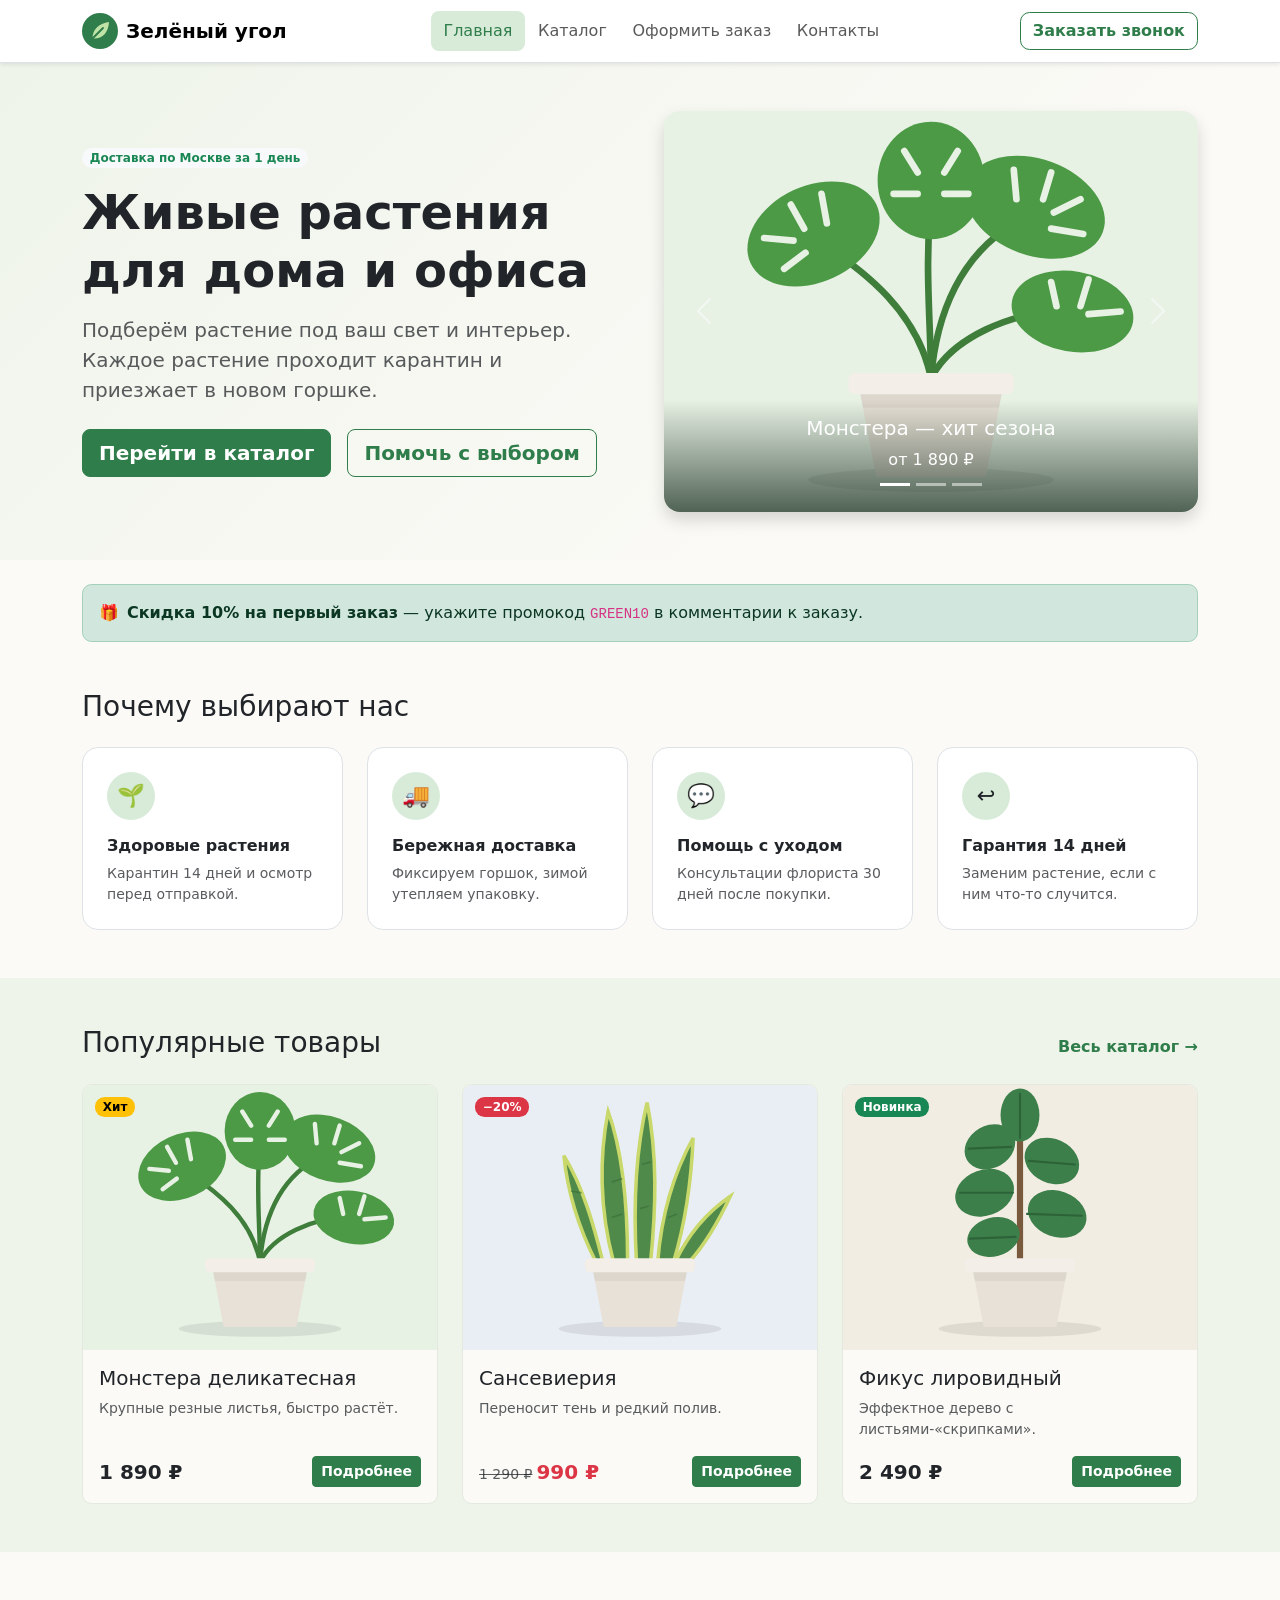
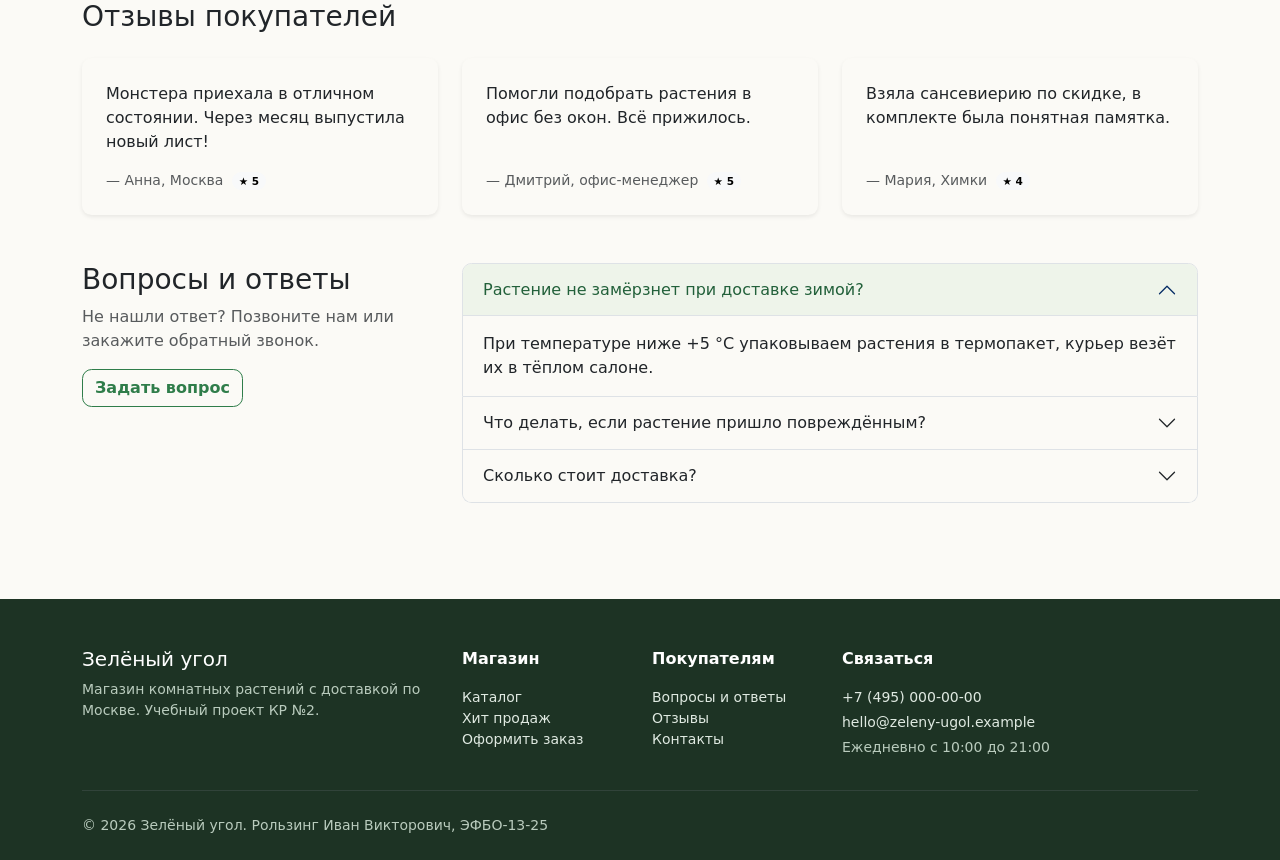
<file: index.html>
<!DOCTYPE html>
<html lang="ru">
<head>
  <meta charset="UTF-8">
  <meta name="viewport" content="width=device-width, initial-scale=1">
  <title>Зелёный угол — магазин комнатных растений</title>
  <meta name="description" content="Комнатные растения с доставкой по Москве: монстеры, фикусы, суккуленты.">
  <link rel="icon" href="images/logo.svg" type="image/svg+xml">
  <!-- Bootstrap 5.3.8 через CDN -->
  <link href="https://cdn.jsdelivr.net/npm/bootstrap@5.3.8/dist/css/bootstrap.min.css" rel="stylesheet">
  <!-- Собственные стили подключаются после Bootstrap -->
  <link rel="stylesheet" href="css/custom.css">
</head>
<body>
  <nav class="navbar navbar-expand-lg bg-white border-bottom sticky-top shadow-sm" aria-label="Основное меню">
    <div class="container">
      <a class="navbar-brand d-flex align-items-center gap-2 fw-bold" href="index.html">
        <img src="images/logo.svg" alt="" width="36" height="36">
        Зелёный угол
      </a>
      <button class="navbar-toggler" type="button" data-bs-toggle="collapse" data-bs-target="#mainNav" aria-controls="mainNav" aria-expanded="false" aria-label="Открыть меню">
        <span class="navbar-toggler-icon"></span>
      </button>
      <div class="collapse navbar-collapse" id="mainNav">
        <ul class="navbar-nav mx-auto mb-2 mb-lg-0">
          <li class="nav-item"><a class="nav-link active" aria-current="page" href="index.html">Главная</a></li>
          <li class="nav-item"><a class="nav-link" href="catalog.html">Каталог</a></li>
          <li class="nav-item"><a class="nav-link" href="order.html">Оформить заказ</a></li>
          <li class="nav-item"><a class="nav-link" href="contacts.html">Контакты</a></li>
        </ul>
        <button class="btn btn-outline-primary" type="button" data-bs-toggle="modal" data-bs-target="#callbackModal">Заказать звонок</button>
      </div>
    </div>
  </nav>

  <main id="main">
    <section class="hero py-5">
      <div class="container">
        <div class="row align-items-center g-4 g-lg-5">
          <div class="col-12 col-lg-6">
            <span class="badge rounded-pill text-bg-light text-success mb-3">Доставка по Москве за 1 день</span>
            <h1 class="display-5 fw-bold mb-3">Живые растения для дома и&nbsp;офиса</h1>
            <p class="lead text-body-secondary mb-4">Подберём растение под ваш свет и интерьер. Каждое растение проходит карантин и приезжает в новом горшке.</p>
            <div class="d-flex flex-wrap gap-3">
              <a class="btn btn-primary btn-lg" href="catalog.html">Перейти в каталог</a>
              <button class="btn btn-outline-primary btn-lg" type="button" data-bs-toggle="modal" data-bs-target="#callbackModal">Помочь с выбором</button>
            </div>
          </div>
          <div class="col-12 col-lg-6">
            <div id="heroCarousel" class="carousel slide carousel-fade hero__carousel shadow rounded-4 overflow-hidden" data-bs-ride="carousel">
              <div class="carousel-indicators">
                <button type="button" data-bs-target="#heroCarousel" data-bs-slide-to="0" class="active" aria-current="true" aria-label="Слайд 1"></button>
                <button type="button" data-bs-target="#heroCarousel" data-bs-slide-to="1" aria-label="Слайд 2"></button>
                <button type="button" data-bs-target="#heroCarousel" data-bs-slide-to="2" aria-label="Слайд 3"></button>
              </div>
              <div class="carousel-inner">
                <div class="carousel-item active">
                  <img src="images/monstera.svg" class="d-block w-100" alt="Монстера в горшке">
                  <div class="carousel-caption">
                    <h2 class="h5">Монстера — хит сезона</h2>
                    <p class="mb-0">от 1 890 ₽</p>
                  </div>
                </div>
                <div class="carousel-item">
                  <img src="images/sansevieria.svg" class="d-block w-100" alt="Сансевиерия в горшке">
                  <div class="carousel-caption">
                    <h2 class="h5">Неприхотливые растения −20%</h2>
                    <p class="mb-0">до конца месяца</p>
                  </div>
                </div>
                <div class="carousel-item">
                  <img src="images/ficus.svg" class="d-block w-100" alt="Фикус лировидный в горшке">
                  <div class="carousel-caption">
                    <h2 class="h5">Новинка: фикус лировидный</h2>
                    <p class="mb-0">высота 80–90 см</p>
                  </div>
                </div>
              </div>
              <button class="carousel-control-prev" type="button" data-bs-target="#heroCarousel" data-bs-slide="prev">
                <span class="carousel-control-prev-icon" aria-hidden="true"></span>
                <span class="visually-hidden">Предыдущий</span>
              </button>
              <button class="carousel-control-next" type="button" data-bs-target="#heroCarousel" data-bs-slide="next">
                <span class="carousel-control-next-icon" aria-hidden="true"></span>
                <span class="visually-hidden">Следующий</span>
              </button>
            </div>
          </div>
        </div>
      </div>
    </section>

    <div class="container mt-4">
      <div class="alert alert-success d-flex align-items-center gap-2 mb-0" role="alert">
        <span aria-hidden="true">🎁</span>
        <div><strong>Скидка 10% на первый заказ</strong> — укажите промокод <code>GREEN10</code> в комментарии к заказу.</div>
      </div>
    </div>

    <section class="py-5" id="advantages" aria-labelledby="advTitle">
      <div class="container">
        <h2 class="h3 mb-4" id="advTitle">Почему выбирают нас</h2>
        <div class="row g-4">
          <div class="col-12 col-sm-6 col-lg-3">
            <div class="feature h-100 p-4 bg-white rounded-4 border">
              <div class="feature__icon mb-3" aria-hidden="true">🌱</div>
              <h3 class="h6 fw-bold">Здоровые растения</h3>
              <p class="small text-body-secondary mb-0">Карантин 14 дней и осмотр перед отправкой.</p>
            </div>
          </div>
          <div class="col-12 col-sm-6 col-lg-3">
            <div class="feature h-100 p-4 bg-white rounded-4 border">
              <div class="feature__icon mb-3" aria-hidden="true">🚚</div>
              <h3 class="h6 fw-bold">Бережная доставка</h3>
              <p class="small text-body-secondary mb-0">Фиксируем горшок, зимой утепляем упаковку.</p>
            </div>
          </div>
          <div class="col-12 col-sm-6 col-lg-3">
            <div class="feature h-100 p-4 bg-white rounded-4 border">
              <div class="feature__icon mb-3" aria-hidden="true">💬</div>
              <h3 class="h6 fw-bold">Помощь с уходом</h3>
              <p class="small text-body-secondary mb-0">Консультации флориста 30 дней после покупки.</p>
            </div>
          </div>
          <div class="col-12 col-sm-6 col-lg-3">
            <div class="feature h-100 p-4 bg-white rounded-4 border">
              <div class="feature__icon mb-3" aria-hidden="true">↩</div>
              <h3 class="h6 fw-bold">Гарантия 14 дней</h3>
              <p class="small text-body-secondary mb-0">Заменим растение, если с ним что-то случится.</p>
            </div>
          </div>
        </div>
      </div>
    </section>

    <section class="py-5 bg-brand-soft" id="popular" aria-labelledby="popTitle">
      <div class="container">
        <div class="d-flex justify-content-between align-items-baseline mb-4">
          <h2 class="h3 mb-0" id="popTitle">Популярные товары</h2>
          <a class="link-primary fw-semibold text-decoration-none" href="catalog.html">Весь каталог →</a>
        </div>
        <div class="row row-cols-1 row-cols-sm-2 row-cols-lg-3 g-4">
          <div class="col">
            <article class="card h-100 product-card">
              <span class="badge text-bg-warning product-card__badge">Хит</span>
              <img src="images/monstera.svg" class="card-img-top" alt="Монстера в горшке">
              <div class="card-body d-flex flex-column">
                <h3 class="card-title h5">Монстера деликатесная</h3>
                <p class="card-text text-body-secondary small">Крупные резные листья, быстро растёт.</p>
                <div class="d-flex justify-content-between align-items-center mt-auto">
                  <span class="fs-5 fw-bold">1 890 ₽</span>
                  <a href="product.html" class="btn btn-primary btn-sm">Подробнее</a>
                </div>
              </div>
            </article>
          </div>
          <div class="col">
            <article class="card h-100 product-card">
              <span class="badge text-bg-danger product-card__badge">−20%</span>
              <img src="images/sansevieria.svg" class="card-img-top" alt="Сансевиерия в горшке">
              <div class="card-body d-flex flex-column">
                <h3 class="card-title h5">Сансевиерия</h3>
                <p class="card-text text-body-secondary small">Переносит тень и редкий полив.</p>
                <div class="d-flex justify-content-between align-items-center mt-auto">
                  <span><s class="text-body-secondary small me-1">1 290 ₽</s><span class="fs-5 fw-bold text-danger">990 ₽</span></span>
                  <a href="product.html" class="btn btn-primary btn-sm">Подробнее</a>
                </div>
              </div>
            </article>
          </div>
          <div class="col">
            <article class="card h-100 product-card">
              <span class="badge text-bg-success product-card__badge">Новинка</span>
              <img src="images/ficus.svg" class="card-img-top" alt="Фикус лировидный в горшке">
              <div class="card-body d-flex flex-column">
                <h3 class="card-title h5">Фикус лировидный</h3>
                <p class="card-text text-body-secondary small">Эффектное дерево с листьями-«скрипками».</p>
                <div class="d-flex justify-content-between align-items-center mt-auto">
                  <span class="fs-5 fw-bold">2 490 ₽</span>
                  <a href="product.html" class="btn btn-primary btn-sm">Подробнее</a>
                </div>
              </div>
            </article>
          </div>
        </div>
      </div>
    </section>

    <section class="py-5" id="reviews" aria-labelledby="revTitle">
      <div class="container">
        <h2 class="h3 mb-4" id="revTitle">Отзывы покупателей</h2>
        <div class="row g-4">
          <div class="col-12 col-md-4">
            <figure class="card h-100 border-0 shadow-sm p-4 mb-0">
              <blockquote class="mb-3"><p class="mb-0">Монстера приехала в отличном состоянии. Через месяц выпустила новый лист!</p></blockquote>
              <figcaption class="text-body-secondary small mt-auto">— Анна, Москва <span class="badge text-bg-light ms-1">★ 5</span></figcaption>
            </figure>
          </div>
          <div class="col-12 col-md-4">
            <figure class="card h-100 border-0 shadow-sm p-4 mb-0">
              <blockquote class="mb-3"><p class="mb-0">Помогли подобрать растения в офис без окон. Всё прижилось.</p></blockquote>
              <figcaption class="text-body-secondary small mt-auto">— Дмитрий, офис-менеджер <span class="badge text-bg-light ms-1">★ 5</span></figcaption>
            </figure>
          </div>
          <div class="col-12 col-md-4">
            <figure class="card h-100 border-0 shadow-sm p-4 mb-0">
              <blockquote class="mb-3"><p class="mb-0">Взяла сансевиерию по скидке, в комплекте была понятная памятка.</p></blockquote>
              <figcaption class="text-body-secondary small mt-auto">— Мария, Химки <span class="badge text-bg-light ms-1">★ 4</span></figcaption>
            </figure>
          </div>
        </div>
      </div>
    </section>

    <section class="pb-5" id="faq" aria-labelledby="faqTitle">
      <div class="container">
        <div class="row g-4">
          <div class="col-12 col-lg-4">
            <h2 class="h3" id="faqTitle">Вопросы и ответы</h2>
            <p class="text-body-secondary">Не нашли ответ? Позвоните нам или закажите обратный звонок.</p>
            <button class="btn btn-outline-primary" type="button" data-bs-toggle="modal" data-bs-target="#callbackModal">Задать вопрос</button>
          </div>
          <div class="col-12 col-lg-8">
            <div class="accordion" id="faqAccordion">
              <div class="accordion-item">
                <h3 class="accordion-header">
                  <button class="accordion-button" type="button" data-bs-toggle="collapse" data-bs-target="#faq1" aria-expanded="true" aria-controls="faq1">Растение не замёрзнет при доставке зимой?</button>
                </h3>
                <div id="faq1" class="accordion-collapse collapse show" data-bs-parent="#faqAccordion">
                  <div class="accordion-body">При температуре ниже +5 °C упаковываем растения в термопакет, курьер везёт их в тёплом салоне.</div>
                </div>
              </div>
              <div class="accordion-item">
                <h3 class="accordion-header">
                  <button class="accordion-button collapsed" type="button" data-bs-toggle="collapse" data-bs-target="#faq2" aria-expanded="false" aria-controls="faq2">Что делать, если растение пришло повреждённым?</button>
                </h3>
                <div id="faq2" class="accordion-collapse collapse" data-bs-parent="#faqAccordion">
                  <div class="accordion-body">Сфотографируйте его при курьере и напишите нам — заменим растение или вернём деньги.</div>
                </div>
              </div>
              <div class="accordion-item">
                <h3 class="accordion-header">
                  <button class="accordion-button collapsed" type="button" data-bs-toggle="collapse" data-bs-target="#faq3" aria-expanded="false" aria-controls="faq3">Сколько стоит доставка?</button>
                </h3>
                <div id="faq3" class="accordion-collapse collapse" data-bs-parent="#faqAccordion">
                  <div class="accordion-body">Курьером по Москве — 390 ₽, от 5 000 ₽ бесплатно. Самовывоз из шоурума — бесплатно.</div>
                </div>
              </div>
            </div>
          </div>
        </div>
      </div>
    </section>
  </main>

  <footer class="site-footer mt-5 pt-5 pb-4">
    <div class="container">
      <div class="row g-4">
        <div class="col-12 col-md-6 col-lg-4">
          <p class="h5 text-white">Зелёный угол</p>
          <p class="small mb-0">Магазин комнатных растений с доставкой по Москве. Учебный проект КР №2.</p>
        </div>
        <div class="col-6 col-md-3 col-lg-2">
          <p class="fw-semibold text-white">Магазин</p>
          <ul class="list-unstyled small">
            <li><a href="catalog.html">Каталог</a></li>
            <li><a href="product.html">Хит продаж</a></li>
            <li><a href="order.html">Оформить заказ</a></li>
          </ul>
        </div>
        <div class="col-6 col-md-3 col-lg-2">
          <p class="fw-semibold text-white">Покупателям</p>
          <ul class="list-unstyled small">
            <li><a href="index.html#faq">Вопросы и ответы</a></li>
            <li><a href="index.html#reviews">Отзывы</a></li>
            <li><a href="contacts.html">Контакты</a></li>
          </ul>
        </div>
        <div class="col-12 col-lg-4">
          <p class="fw-semibold text-white">Связаться</p>
          <p class="small mb-1"><a href="tel:+74950000000">+7 (495) 000-00-00</a></p>
          <p class="small mb-1"><a href="mailto:hello@zeleny-ugol.example">hello@zeleny-ugol.example</a></p>
          <p class="small mb-0">Ежедневно с 10:00 до 21:00</p>
        </div>
      </div>
      <hr class="border-secondary my-4">
      <p class="small mb-0">© 2026 Зелёный угол. Рользинг Иван Викторович, ЭФБО-13-25</p>
    </div>
  </footer>

  <div class="modal fade" id="callbackModal" tabindex="-1" aria-labelledby="callbackModalLabel" aria-hidden="true">
    <div class="modal-dialog modal-dialog-centered">
      <div class="modal-content">
        <form action="thanks.html" method="get">
          <div class="modal-header">
            <h2 class="modal-title fs-5" id="callbackModalLabel">Заказать обратный звонок</h2>
            <button type="button" class="btn-close" data-bs-dismiss="modal" aria-label="Закрыть"></button>
          </div>
          <div class="modal-body">
            <p class="text-body-secondary small">Флорист перезвонит в течение 15 минут и поможет подобрать растение.</p>
            <div class="mb-3">
              <label for="cbName" class="form-label">Имя</label>
              <input type="text" class="form-control" id="cbName" name="name" autocomplete="name" required>
            </div>
            <label for="cbPhone" class="form-label">Телефон</label>
            <div class="input-group mb-3">
              <span class="input-group-text">+7</span>
              <input type="tel" class="form-control" id="cbPhone" name="phone" placeholder="900 000-00-00" autocomplete="tel-national" required>
            </div>
            <div class="form-check">
              <input class="form-check-input" type="checkbox" id="cbAgree" name="agree" required>
              <label class="form-check-label small" for="cbAgree">Согласен на обработку персональных данных</label>
            </div>
          </div>
          <div class="modal-footer">
            <button type="button" class="btn btn-light" data-bs-dismiss="modal">Отмена</button>
            <button type="submit" class="btn btn-primary">Жду звонка</button>
          </div>
        </form>
      </div>
    </div>
  </div>

  <!-- Bootstrap JS Bundle: navbar, modal, carousel, tabs, accordion, offcanvas -->
  <script src="https://cdn.jsdelivr.net/npm/bootstrap@5.3.8/dist/js/bootstrap.bundle.min.js"></script>
</body>
</html>
</file>
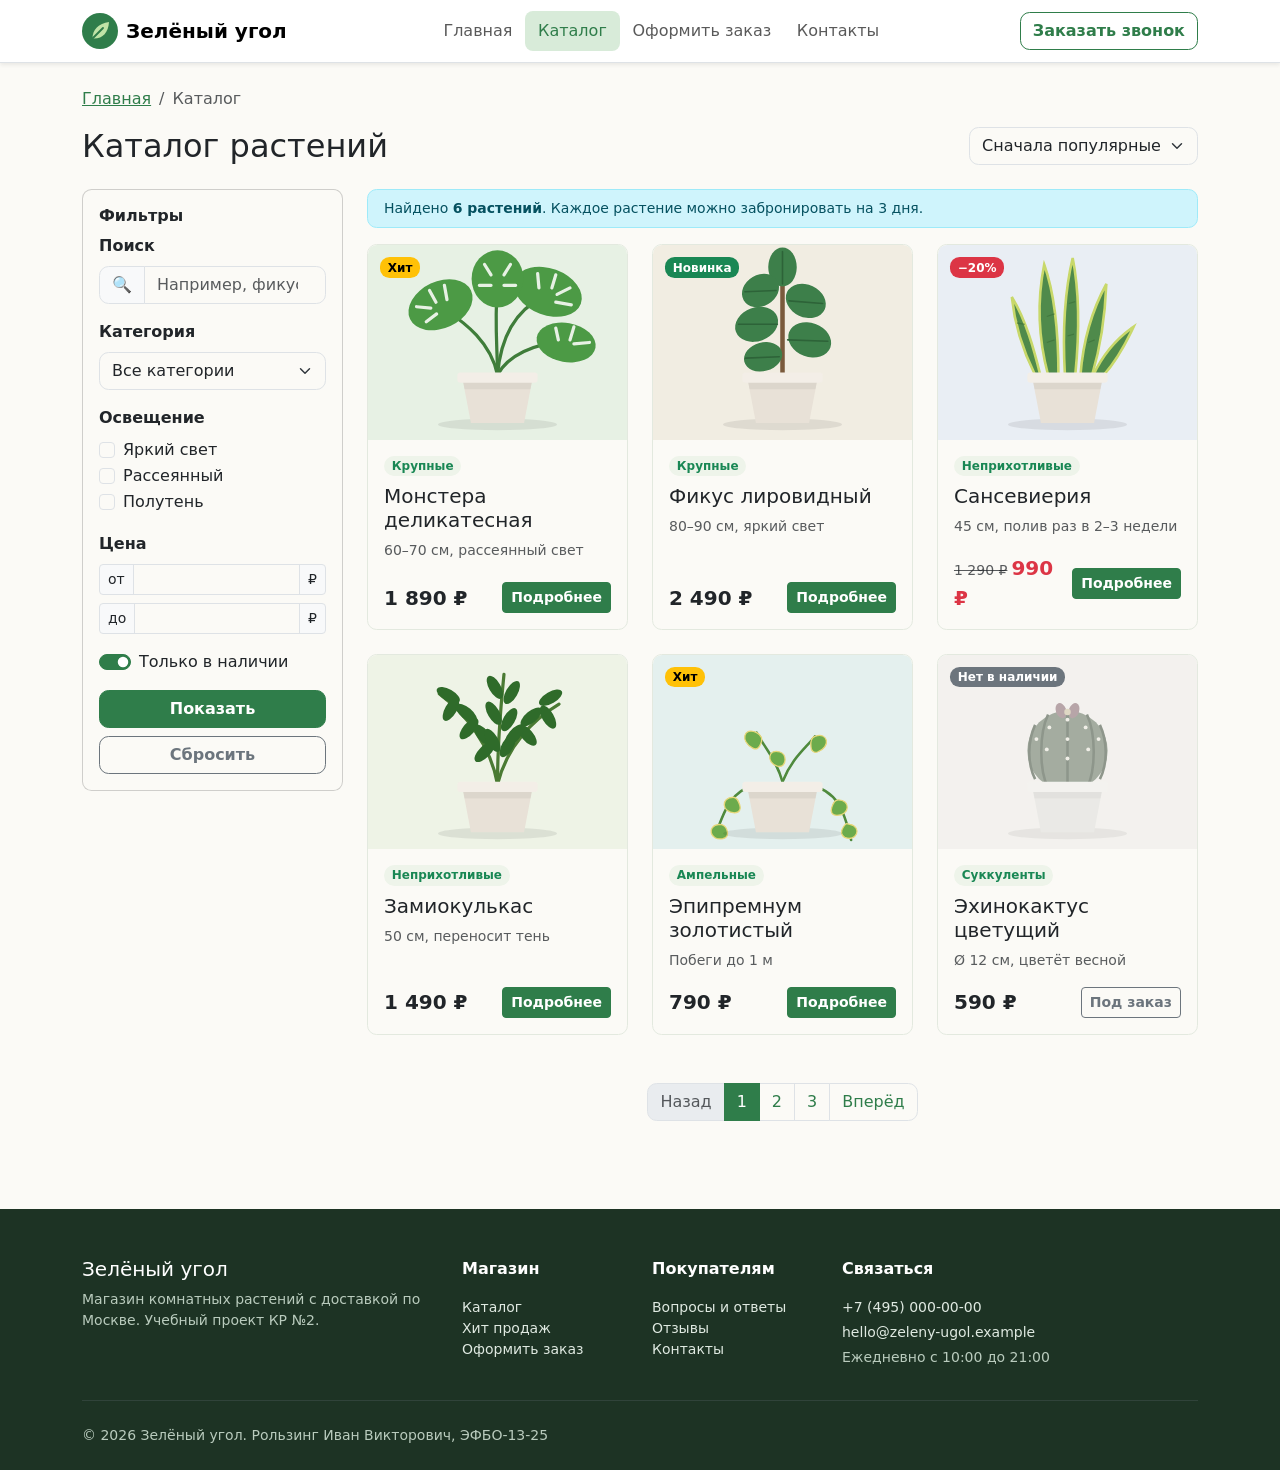
<file: catalog.html>
<!DOCTYPE html>
<html lang="ru">
<head>
  <meta charset="UTF-8">
  <meta name="viewport" content="width=device-width, initial-scale=1">
  <title>Каталог растений — Зелёный угол</title>
  <meta name="description" content="Каталог комнатных растений с фильтрами, ценами и метками.">
  <link rel="icon" href="images/logo.svg" type="image/svg+xml">
  <!-- Bootstrap 5.3.8 через CDN -->
  <link href="https://cdn.jsdelivr.net/npm/bootstrap@5.3.8/dist/css/bootstrap.min.css" rel="stylesheet">
  <!-- Собственные стили подключаются после Bootstrap -->
  <link rel="stylesheet" href="css/custom.css">
</head>
<body>
  <nav class="navbar navbar-expand-lg bg-white border-bottom sticky-top shadow-sm" aria-label="Основное меню">
    <div class="container">
      <a class="navbar-brand d-flex align-items-center gap-2 fw-bold" href="index.html">
        <img src="images/logo.svg" alt="" width="36" height="36">
        Зелёный угол
      </a>
      <button class="navbar-toggler" type="button" data-bs-toggle="collapse" data-bs-target="#mainNav" aria-controls="mainNav" aria-expanded="false" aria-label="Открыть меню">
        <span class="navbar-toggler-icon"></span>
      </button>
      <div class="collapse navbar-collapse" id="mainNav">
        <ul class="navbar-nav mx-auto mb-2 mb-lg-0">
          <li class="nav-item"><a class="nav-link" href="index.html">Главная</a></li>
          <li class="nav-item"><a class="nav-link active" aria-current="page" href="catalog.html">Каталог</a></li>
          <li class="nav-item"><a class="nav-link" href="order.html">Оформить заказ</a></li>
          <li class="nav-item"><a class="nav-link" href="contacts.html">Контакты</a></li>
        </ul>
        <button class="btn btn-outline-primary" type="button" data-bs-toggle="modal" data-bs-target="#callbackModal">Заказать звонок</button>
      </div>
    </div>
  </nav>

  <main id="main">
    <div class="container py-4">
      <nav aria-label="Хлебные крошки">
        <ol class="breadcrumb">
          <li class="breadcrumb-item"><a href="index.html">Главная</a></li>
          <li class="breadcrumb-item active" aria-current="page">Каталог</li>
        </ol>
      </nav>

      <div class="d-flex flex-wrap justify-content-between align-items-center gap-3 mb-4">
        <h1 class="h2 mb-0">Каталог растений</h1>
        <div class="d-flex gap-2">
          <button class="btn btn-outline-primary d-lg-none" type="button" data-bs-toggle="offcanvas" data-bs-target="#filters" aria-controls="filters">Фильтры</button>
          <label class="visually-hidden" for="sort">Сортировка</label>
          <select class="form-select" id="sort" name="sort">
            <option selected>Сначала популярные</option>
            <option>Сначала дешёвые</option>
            <option>Сначала дорогие</option>
            <option>Новинки</option>
          </select>
        </div>
      </div>

      <div class="row g-4">
        <div class="col-12 col-lg-3">
          <aside class="offcanvas-lg offcanvas-start catalog-filters" tabindex="-1" id="filters" aria-labelledby="filtersLabel">
            <div class="offcanvas-header">
              <h2 class="offcanvas-title h5" id="filtersLabel">Фильтры</h2>
              <button type="button" class="btn-close" data-bs-dismiss="offcanvas" data-bs-target="#filters" aria-label="Закрыть"></button>
            </div>
            <div class="offcanvas-body">
              <form class="card card-body w-100" action="catalog.html" method="get">
                <h2 class="h6 fw-bold d-none d-lg-block">Фильтры</h2>
                <label class="form-label fw-semibold" for="search">Поиск</label>
                <div class="input-group mb-3">
                  <span class="input-group-text" aria-hidden="true">🔍</span>
                  <input type="search" class="form-control" id="search" name="q" placeholder="Например, фикус">
                </div>

                <label class="form-label fw-semibold" for="category">Категория</label>
                <select class="form-select mb-3" id="category" name="category">
                  <option value="">Все категории</option>
                  <option value="large">Крупные</option>
                  <option value="easy">Неприхотливые</option>
                  <option value="ampel">Ампельные</option>
                  <option value="succulents">Суккуленты</option>
                </select>

                <fieldset class="mb-3">
                  <legend class="form-label fw-semibold fs-6">Освещение</legend>
                  <div class="form-check">
                    <input class="form-check-input" type="checkbox" id="lightBright" name="light" value="bright">
                    <label class="form-check-label" for="lightBright">Яркий свет</label>
                  </div>
                  <div class="form-check">
                    <input class="form-check-input" type="checkbox" id="lightDiffused" name="light" value="diffused">
                    <label class="form-check-label" for="lightDiffused">Рассеянный</label>
                  </div>
                  <div class="form-check">
                    <input class="form-check-input" type="checkbox" id="lightShade" name="light" value="shade">
                    <label class="form-check-label" for="lightShade">Полутень</label>
                  </div>
                </fieldset>

                <fieldset class="mb-3">
                  <legend class="form-label fw-semibold fs-6">Цена</legend>
                  <div class="input-group input-group-sm mb-2">
                    <span class="input-group-text">от</span>
                    <input type="number" class="form-control" name="from" min="0" aria-label="Цена от">
                    <span class="input-group-text">₽</span>
                  </div>
                  <div class="input-group input-group-sm">
                    <span class="input-group-text">до</span>
                    <input type="number" class="form-control" name="to" min="0" aria-label="Цена до">
                    <span class="input-group-text">₽</span>
                  </div>
                </fieldset>

                <div class="form-check form-switch mb-3">
                  <input class="form-check-input" type="checkbox" role="switch" id="inStock" name="stock" checked>
                  <label class="form-check-label" for="inStock">Только в наличии</label>
                </div>

                <div class="d-grid gap-2">
                  <button type="submit" class="btn btn-primary">Показать</button>
                  <button type="reset" class="btn btn-outline-secondary">Сбросить</button>
                </div>
              </form>
            </div>
          </aside>
        </div>

        <div class="col-12 col-lg-9">
          <div class="alert alert-info py-2 small" role="status">Найдено <strong>6 растений</strong>. Каждое растение можно забронировать на 3 дня.</div>
          <section aria-label="Список товаров">
            <div class="row row-cols-1 row-cols-sm-2 row-cols-xl-3 g-4">
              <div class="col">
                <article class="card h-100 product-card">
                  <span class="badge text-bg-warning product-card__badge">Хит</span>
                  <img src="images/monstera.svg" class="card-img-top" alt="Монстера деликатесная в горшке" loading="lazy">
                  <div class="card-body d-flex flex-column">
                    <span class="badge rounded-pill bg-brand-soft text-success align-self-start mb-2">Крупные</span>
                    <h2 class="card-title h5">Монстера деликатесная</h2>
                    <p class="card-text text-body-secondary small">60–70 см, рассеянный свет</p>
                    <div class="d-flex justify-content-between align-items-center mt-auto">
                      <span class="fs-5 fw-bold">1 890 ₽</span>
                      <a href="product.html" class="btn btn-primary btn-sm">Подробнее</a>
                    </div>
                  </div>
                </article>
              </div>
              <div class="col">
                <article class="card h-100 product-card">
                  <span class="badge text-bg-success product-card__badge">Новинка</span>
                  <img src="images/ficus.svg" class="card-img-top" alt="Фикус лировидный в горшке" loading="lazy">
                  <div class="card-body d-flex flex-column">
                    <span class="badge rounded-pill bg-brand-soft text-success align-self-start mb-2">Крупные</span>
                    <h2 class="card-title h5">Фикус лировидный</h2>
                    <p class="card-text text-body-secondary small">80–90 см, яркий свет</p>
                    <div class="d-flex justify-content-between align-items-center mt-auto">
                      <span class="fs-5 fw-bold">2 490 ₽</span>
                      <a href="product.html" class="btn btn-primary btn-sm">Подробнее</a>
                    </div>
                  </div>
                </article>
              </div>
              <div class="col">
                <article class="card h-100 product-card">
                  <span class="badge text-bg-danger product-card__badge">−20%</span>
                  <img src="images/sansevieria.svg" class="card-img-top" alt="Сансевиерия в горшке" loading="lazy">
                  <div class="card-body d-flex flex-column">
                    <span class="badge rounded-pill bg-brand-soft text-success align-self-start mb-2">Неприхотливые</span>
                    <h2 class="card-title h5">Сансевиерия</h2>
                    <p class="card-text text-body-secondary small">45 см, полив раз в 2–3 недели</p>
                    <div class="d-flex justify-content-between align-items-center mt-auto">
                      <span><s class="text-body-secondary small me-1">1 290 ₽</s><span class="fs-5 fw-bold text-danger">990 ₽</span></span>
                      <a href="product.html" class="btn btn-primary btn-sm">Подробнее</a>
                    </div>
                  </div>
                </article>
              </div>
              <div class="col">
                <article class="card h-100 product-card">
                  <img src="images/zamioculcas.svg" class="card-img-top" alt="Замиокулькас в горшке" loading="lazy">
                  <div class="card-body d-flex flex-column">
                    <span class="badge rounded-pill bg-brand-soft text-success align-self-start mb-2">Неприхотливые</span>
                    <h2 class="card-title h5">Замиокулькас</h2>
                    <p class="card-text text-body-secondary small">50 см, переносит тень</p>
                    <div class="d-flex justify-content-between align-items-center mt-auto">
                      <span class="fs-5 fw-bold">1 490 ₽</span>
                      <a href="product.html" class="btn btn-primary btn-sm">Подробнее</a>
                    </div>
                  </div>
                </article>
              </div>
              <div class="col">
                <article class="card h-100 product-card">
                  <span class="badge text-bg-warning product-card__badge">Хит</span>
                  <img src="images/pothos.svg" class="card-img-top" alt="Эпипремнум золотистый в горшке" loading="lazy">
                  <div class="card-body d-flex flex-column">
                    <span class="badge rounded-pill bg-brand-soft text-success align-self-start mb-2">Ампельные</span>
                    <h2 class="card-title h5">Эпипремнум золотистый</h2>
                    <p class="card-text text-body-secondary small">Побеги до 1 м</p>
                    <div class="d-flex justify-content-between align-items-center mt-auto">
                      <span class="fs-5 fw-bold">790 ₽</span>
                      <a href="product.html" class="btn btn-primary btn-sm">Подробнее</a>
                    </div>
                  </div>
                </article>
              </div>
              <div class="col">
                <article class="card h-100 product-card product-card--sold-out">
                  <span class="badge text-bg-secondary product-card__badge">Нет в наличии</span>
                  <img src="images/cactus.svg" class="card-img-top" alt="Эхинокактус цветущий в горшке" loading="lazy">
                  <div class="card-body d-flex flex-column">
                    <span class="badge rounded-pill bg-brand-soft text-success align-self-start mb-2">Суккуленты</span>
                    <h2 class="card-title h5">Эхинокактус цветущий</h2>
                    <p class="card-text text-body-secondary small">Ø 12 см, цветёт весной</p>
                    <div class="d-flex justify-content-between align-items-center mt-auto">
                      <span class="fs-5 fw-bold">590 ₽</span>
                      <a href="order.html" class="btn btn-outline-secondary btn-sm">Под заказ</a>
                    </div>
                  </div>
                </article>
              </div>
            </div>
          </section>

          <nav class="mt-5" aria-label="Страницы каталога">
            <ul class="pagination justify-content-center">
              <li class="page-item disabled"><span class="page-link">Назад</span></li>
              <li class="page-item active" aria-current="page"><span class="page-link">1</span></li>
              <li class="page-item"><a class="page-link" href="catalog.html">2</a></li>
              <li class="page-item"><a class="page-link" href="catalog.html">3</a></li>
              <li class="page-item"><a class="page-link" href="catalog.html">Вперёд</a></li>
            </ul>
          </nav>
        </div>
      </div>
    </div>
  </main>

  <footer class="site-footer mt-5 pt-5 pb-4">
    <div class="container">
      <div class="row g-4">
        <div class="col-12 col-md-6 col-lg-4">
          <p class="h5 text-white">Зелёный угол</p>
          <p class="small mb-0">Магазин комнатных растений с доставкой по Москве. Учебный проект КР №2.</p>
        </div>
        <div class="col-6 col-md-3 col-lg-2">
          <p class="fw-semibold text-white">Магазин</p>
          <ul class="list-unstyled small">
            <li><a href="catalog.html">Каталог</a></li>
            <li><a href="product.html">Хит продаж</a></li>
            <li><a href="order.html">Оформить заказ</a></li>
          </ul>
        </div>
        <div class="col-6 col-md-3 col-lg-2">
          <p class="fw-semibold text-white">Покупателям</p>
          <ul class="list-unstyled small">
            <li><a href="index.html#faq">Вопросы и ответы</a></li>
            <li><a href="index.html#reviews">Отзывы</a></li>
            <li><a href="contacts.html">Контакты</a></li>
          </ul>
        </div>
        <div class="col-12 col-lg-4">
          <p class="fw-semibold text-white">Связаться</p>
          <p class="small mb-1"><a href="tel:+74950000000">+7 (495) 000-00-00</a></p>
          <p class="small mb-1"><a href="mailto:hello@zeleny-ugol.example">hello@zeleny-ugol.example</a></p>
          <p class="small mb-0">Ежедневно с 10:00 до 21:00</p>
        </div>
      </div>
      <hr class="border-secondary my-4">
      <p class="small mb-0">© 2026 Зелёный угол. Рользинг Иван Викторович, ЭФБО-13-25</p>
    </div>
  </footer>

  <div class="modal fade" id="callbackModal" tabindex="-1" aria-labelledby="callbackModalLabel" aria-hidden="true">
    <div class="modal-dialog modal-dialog-centered">
      <div class="modal-content">
        <form action="thanks.html" method="get">
          <div class="modal-header">
            <h2 class="modal-title fs-5" id="callbackModalLabel">Заказать обратный звонок</h2>
            <button type="button" class="btn-close" data-bs-dismiss="modal" aria-label="Закрыть"></button>
          </div>
          <div class="modal-body">
            <p class="text-body-secondary small">Флорист перезвонит в течение 15 минут и поможет подобрать растение.</p>
            <div class="mb-3">
              <label for="cbName" class="form-label">Имя</label>
              <input type="text" class="form-control" id="cbName" name="name" autocomplete="name" required>
            </div>
            <label for="cbPhone" class="form-label">Телефон</label>
            <div class="input-group mb-3">
              <span class="input-group-text">+7</span>
              <input type="tel" class="form-control" id="cbPhone" name="phone" placeholder="900 000-00-00" autocomplete="tel-national" required>
            </div>
            <div class="form-check">
              <input class="form-check-input" type="checkbox" id="cbAgree" name="agree" required>
              <label class="form-check-label small" for="cbAgree">Согласен на обработку персональных данных</label>
            </div>
          </div>
          <div class="modal-footer">
            <button type="button" class="btn btn-light" data-bs-dismiss="modal">Отмена</button>
            <button type="submit" class="btn btn-primary">Жду звонка</button>
          </div>
        </form>
      </div>
    </div>
  </div>

  <!-- Bootstrap JS Bundle: navbar, modal, carousel, tabs, accordion, offcanvas -->
  <script src="https://cdn.jsdelivr.net/npm/bootstrap@5.3.8/dist/js/bootstrap.bundle.min.js"></script>
</body>
</html>
</file>
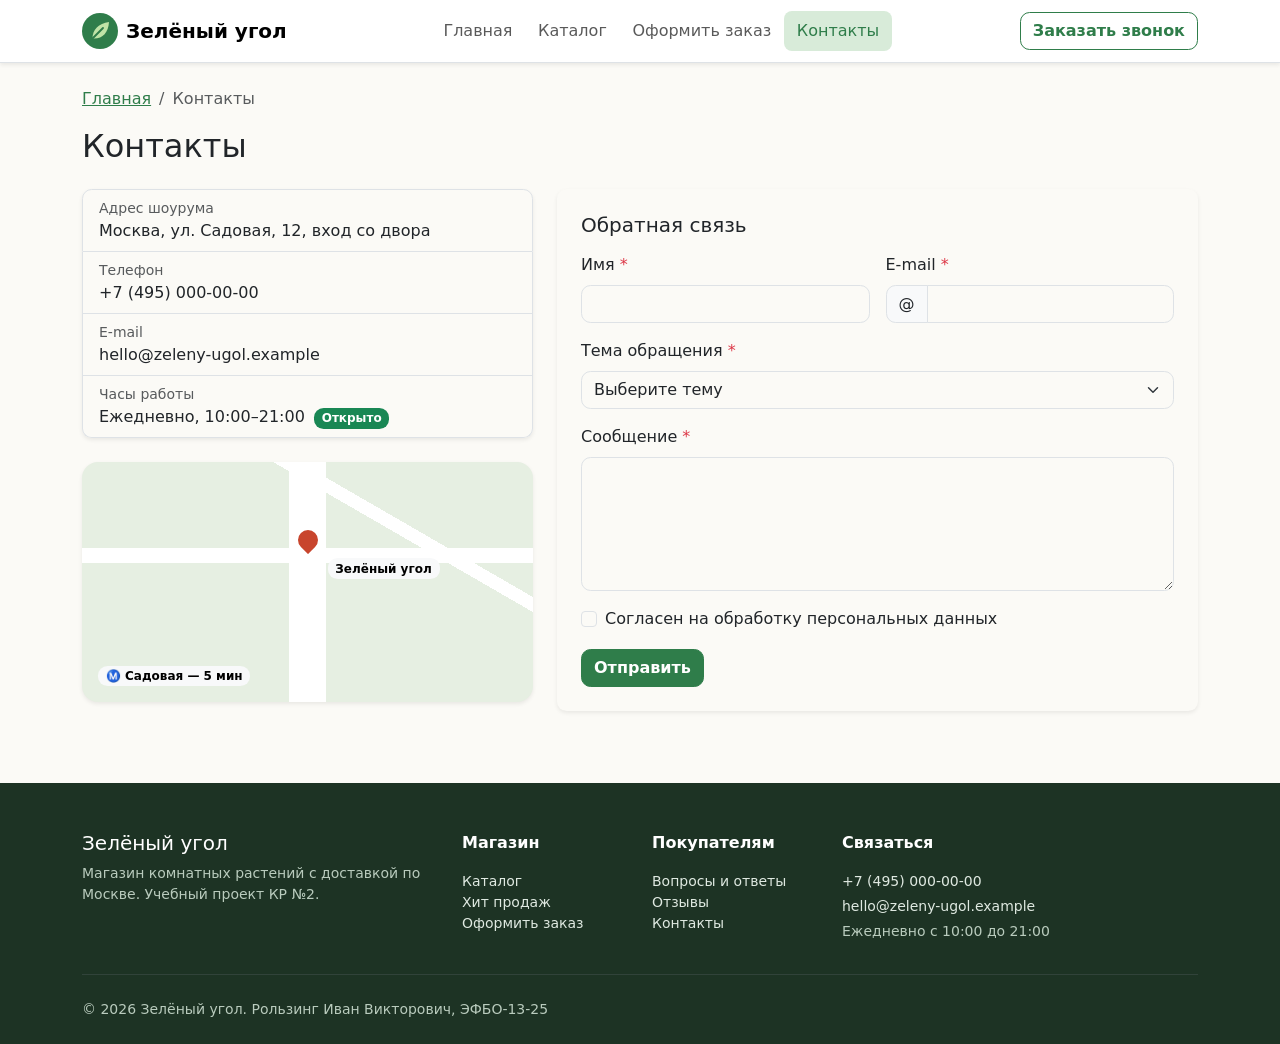
<file: contacts.html>
<!DOCTYPE html>
<html lang="ru">
<head>
  <meta charset="UTF-8">
  <meta name="viewport" content="width=device-width, initial-scale=1">
  <title>Контакты — Зелёный угол</title>
  <meta name="description" content="Адрес шоурума, телефон, часы работы и форма обратной связи.">
  <link rel="icon" href="images/logo.svg" type="image/svg+xml">
  <!-- Bootstrap 5.3.8 через CDN -->
  <link href="https://cdn.jsdelivr.net/npm/bootstrap@5.3.8/dist/css/bootstrap.min.css" rel="stylesheet">
  <!-- Собственные стили подключаются после Bootstrap -->
  <link rel="stylesheet" href="css/custom.css">
</head>
<body>
  <nav class="navbar navbar-expand-lg bg-white border-bottom sticky-top shadow-sm" aria-label="Основное меню">
    <div class="container">
      <a class="navbar-brand d-flex align-items-center gap-2 fw-bold" href="index.html">
        <img src="images/logo.svg" alt="" width="36" height="36">
        Зелёный угол
      </a>
      <button class="navbar-toggler" type="button" data-bs-toggle="collapse" data-bs-target="#mainNav" aria-controls="mainNav" aria-expanded="false" aria-label="Открыть меню">
        <span class="navbar-toggler-icon"></span>
      </button>
      <div class="collapse navbar-collapse" id="mainNav">
        <ul class="navbar-nav mx-auto mb-2 mb-lg-0">
          <li class="nav-item"><a class="nav-link" href="index.html">Главная</a></li>
          <li class="nav-item"><a class="nav-link" href="catalog.html">Каталог</a></li>
          <li class="nav-item"><a class="nav-link" href="order.html">Оформить заказ</a></li>
          <li class="nav-item"><a class="nav-link active" aria-current="page" href="contacts.html">Контакты</a></li>
        </ul>
        <button class="btn btn-outline-primary" type="button" data-bs-toggle="modal" data-bs-target="#callbackModal">Заказать звонок</button>
      </div>
    </div>
  </nav>

  <main id="main">
    <div class="container py-4">
      <nav aria-label="Хлебные крошки">
        <ol class="breadcrumb">
          <li class="breadcrumb-item"><a href="index.html">Главная</a></li>
          <li class="breadcrumb-item active" aria-current="page">Контакты</li>
        </ol>
      </nav>

      <h1 class="h2 mb-4">Контакты</h1>

      <div class="row g-4">
        <div class="col-12 col-lg-5">
          <div class="list-group shadow-sm mb-4">
            <div class="list-group-item"><span class="small text-body-secondary d-block">Адрес шоурума</span>Москва, ул. Садовая, 12, вход со двора</div>
            <a class="list-group-item list-group-item-action" href="tel:+74950000000"><span class="small text-body-secondary d-block">Телефон</span>+7 (495) 000-00-00</a>
            <a class="list-group-item list-group-item-action" href="mailto:hello@zeleny-ugol.example"><span class="small text-body-secondary d-block">E-mail</span>hello@zeleny-ugol.example</a>
            <div class="list-group-item"><span class="small text-body-secondary d-block">Часы работы</span>Ежедневно, 10:00–21:00 <span class="badge text-bg-success ms-1">Открыто</span></div>
          </div>
          <div class="map rounded-4 shadow-sm" role="img" aria-label="Схема проезда: 5 минут пешком от метро Садовая">
            <span class="map__pin" aria-hidden="true"></span>
            <span class="map__label badge text-bg-light">Зелёный угол</span>
            <span class="map__metro badge text-bg-light">Ⓜ Садовая — 5 мин</span>
          </div>
        </div>

        <div class="col-12 col-lg-7">
          <form class="card card-body p-4 shadow-sm border-0" action="thanks.html" method="get">
            <h2 class="h5 mb-3">Обратная связь</h2>
            <div class="row g-3">
              <div class="col-12 col-md-6">
                <label for="fbName" class="form-label">Имя <span class="text-danger">*</span></label>
                <input type="text" class="form-control" id="fbName" name="name" autocomplete="name" required>
              </div>
              <div class="col-12 col-md-6">
                <label for="fbEmail" class="form-label">E-mail <span class="text-danger">*</span></label>
                <div class="input-group">
                  <span class="input-group-text">@</span>
                  <input type="email" class="form-control" id="fbEmail" name="email" autocomplete="email" required>
                </div>
              </div>
              <div class="col-12">
                <label for="fbTopic" class="form-label">Тема обращения <span class="text-danger">*</span></label>
                <select class="form-select" id="fbTopic" name="topic" required>
                  <option value="">Выберите тему</option>
                  <option value="care">Вопрос по уходу</option>
                  <option value="office">Озеленение офиса</option>
                  <option value="order">Вопрос по заказу</option>
                </select>
              </div>
              <div class="col-12">
                <label for="fbMessage" class="form-label">Сообщение <span class="text-danger">*</span></label>
                <textarea class="form-control" id="fbMessage" name="message" rows="5" required></textarea>
              </div>
              <div class="col-12">
                <div class="form-check">
                  <input class="form-check-input" type="checkbox" id="fbAgree" name="agree" required>
                  <label class="form-check-label" for="fbAgree">Согласен на обработку персональных данных</label>
                </div>
              </div>
              <div class="col-12">
                <button type="submit" class="btn btn-primary">Отправить</button>
              </div>
            </div>
          </form>
        </div>
      </div>
    </div>
  </main>

  <footer class="site-footer mt-5 pt-5 pb-4">
    <div class="container">
      <div class="row g-4">
        <div class="col-12 col-md-6 col-lg-4">
          <p class="h5 text-white">Зелёный угол</p>
          <p class="small mb-0">Магазин комнатных растений с доставкой по Москве. Учебный проект КР №2.</p>
        </div>
        <div class="col-6 col-md-3 col-lg-2">
          <p class="fw-semibold text-white">Магазин</p>
          <ul class="list-unstyled small">
            <li><a href="catalog.html">Каталог</a></li>
            <li><a href="product.html">Хит продаж</a></li>
            <li><a href="order.html">Оформить заказ</a></li>
          </ul>
        </div>
        <div class="col-6 col-md-3 col-lg-2">
          <p class="fw-semibold text-white">Покупателям</p>
          <ul class="list-unstyled small">
            <li><a href="index.html#faq">Вопросы и ответы</a></li>
            <li><a href="index.html#reviews">Отзывы</a></li>
            <li><a href="contacts.html">Контакты</a></li>
          </ul>
        </div>
        <div class="col-12 col-lg-4">
          <p class="fw-semibold text-white">Связаться</p>
          <p class="small mb-1"><a href="tel:+74950000000">+7 (495) 000-00-00</a></p>
          <p class="small mb-1"><a href="mailto:hello@zeleny-ugol.example">hello@zeleny-ugol.example</a></p>
          <p class="small mb-0">Ежедневно с 10:00 до 21:00</p>
        </div>
      </div>
      <hr class="border-secondary my-4">
      <p class="small mb-0">© 2026 Зелёный угол. Рользинг Иван Викторович, ЭФБО-13-25</p>
    </div>
  </footer>

  <div class="modal fade" id="callbackModal" tabindex="-1" aria-labelledby="callbackModalLabel" aria-hidden="true">
    <div class="modal-dialog modal-dialog-centered">
      <div class="modal-content">
        <form action="thanks.html" method="get">
          <div class="modal-header">
            <h2 class="modal-title fs-5" id="callbackModalLabel">Заказать обратный звонок</h2>
            <button type="button" class="btn-close" data-bs-dismiss="modal" aria-label="Закрыть"></button>
          </div>
          <div class="modal-body">
            <p class="text-body-secondary small">Флорист перезвонит в течение 15 минут и поможет подобрать растение.</p>
            <div class="mb-3">
              <label for="cbName" class="form-label">Имя</label>
              <input type="text" class="form-control" id="cbName" name="name" autocomplete="name" required>
            </div>
            <label for="cbPhone" class="form-label">Телефон</label>
            <div class="input-group mb-3">
              <span class="input-group-text">+7</span>
              <input type="tel" class="form-control" id="cbPhone" name="phone" placeholder="900 000-00-00" autocomplete="tel-national" required>
            </div>
            <div class="form-check">
              <input class="form-check-input" type="checkbox" id="cbAgree" name="agree" required>
              <label class="form-check-label small" for="cbAgree">Согласен на обработку персональных данных</label>
            </div>
          </div>
          <div class="modal-footer">
            <button type="button" class="btn btn-light" data-bs-dismiss="modal">Отмена</button>
            <button type="submit" class="btn btn-primary">Жду звонка</button>
          </div>
        </form>
      </div>
    </div>
  </div>

  <!-- Bootstrap JS Bundle: navbar, modal, carousel, tabs, accordion, offcanvas -->
  <script src="https://cdn.jsdelivr.net/npm/bootstrap@5.3.8/dist/js/bootstrap.bundle.min.js"></script>
</body>
</html>
</file>
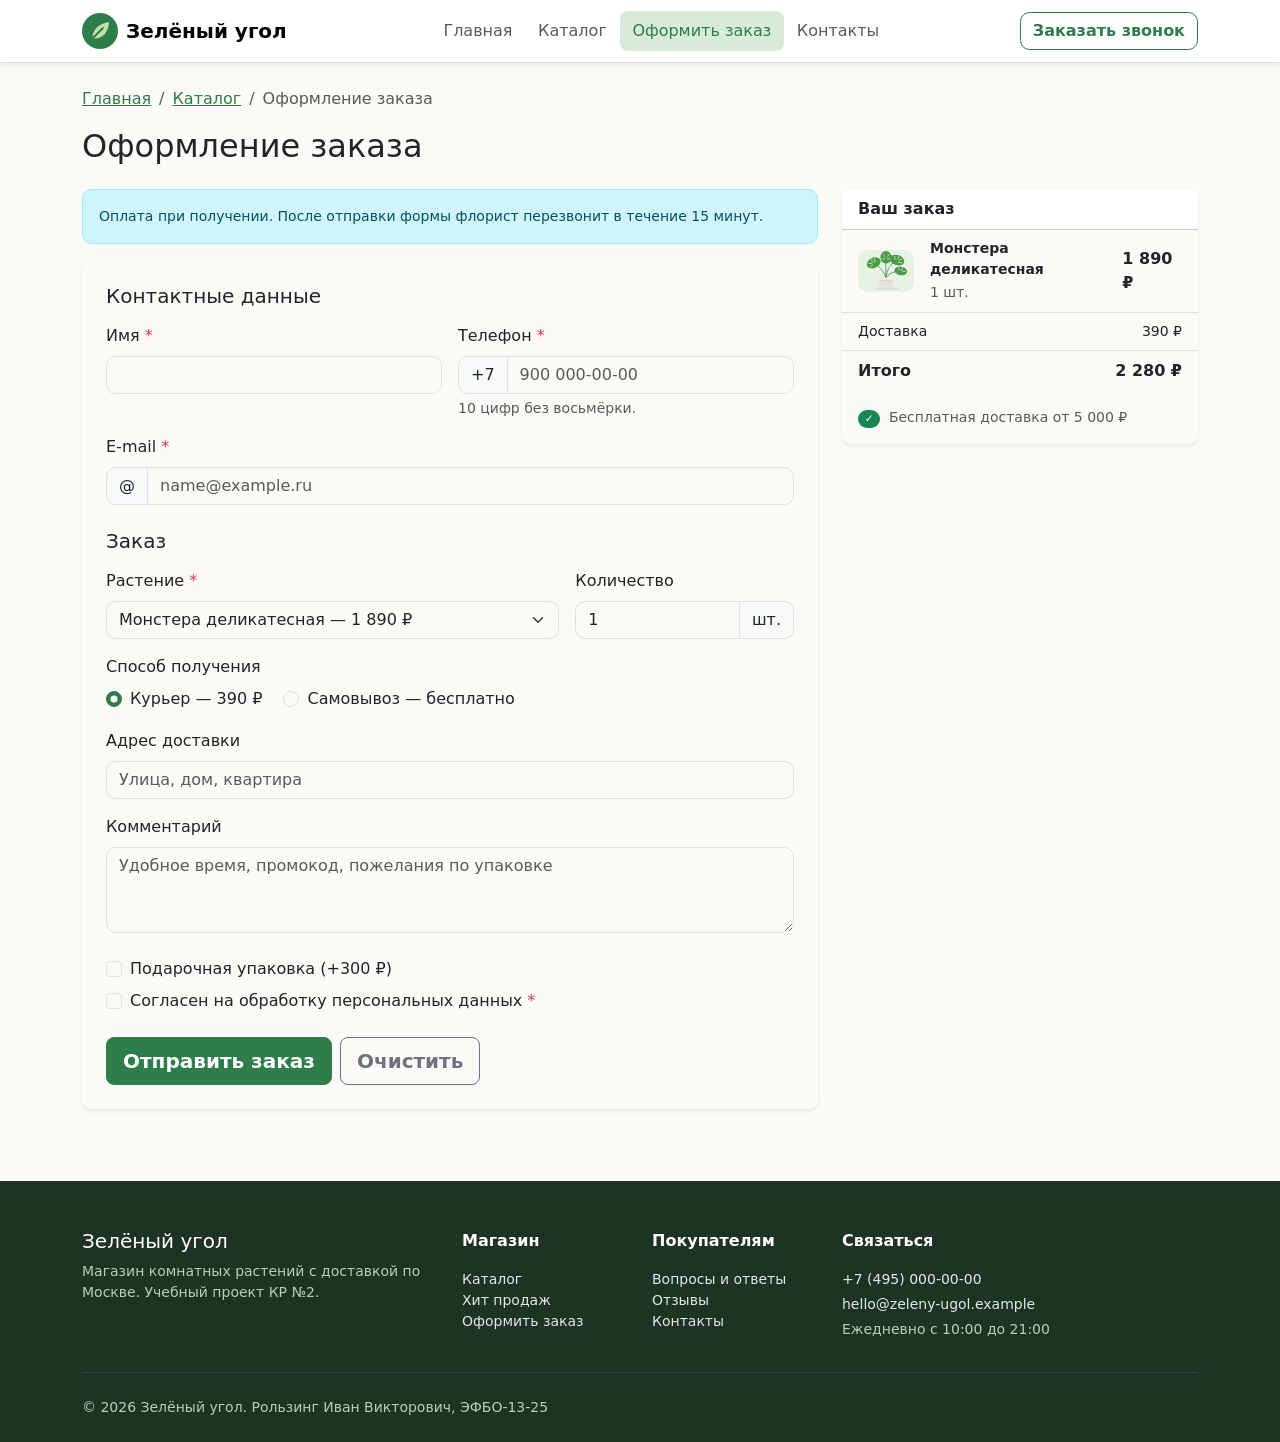
<file: order.html>
<!DOCTYPE html>
<html lang="ru">
<head>
  <meta charset="UTF-8">
  <meta name="viewport" content="width=device-width, initial-scale=1">
  <title>Оформление заказа — Зелёный угол</title>
  <meta name="description" content="Форма заказа комнатных растений с доставкой или самовывозом.">
  <link rel="icon" href="images/logo.svg" type="image/svg+xml">
  <!-- Bootstrap 5.3.8 через CDN -->
  <link href="https://cdn.jsdelivr.net/npm/bootstrap@5.3.8/dist/css/bootstrap.min.css" rel="stylesheet">
  <!-- Собственные стили подключаются после Bootstrap -->
  <link rel="stylesheet" href="css/custom.css">
</head>
<body>
  <nav class="navbar navbar-expand-lg bg-white border-bottom sticky-top shadow-sm" aria-label="Основное меню">
    <div class="container">
      <a class="navbar-brand d-flex align-items-center gap-2 fw-bold" href="index.html">
        <img src="images/logo.svg" alt="" width="36" height="36">
        Зелёный угол
      </a>
      <button class="navbar-toggler" type="button" data-bs-toggle="collapse" data-bs-target="#mainNav" aria-controls="mainNav" aria-expanded="false" aria-label="Открыть меню">
        <span class="navbar-toggler-icon"></span>
      </button>
      <div class="collapse navbar-collapse" id="mainNav">
        <ul class="navbar-nav mx-auto mb-2 mb-lg-0">
          <li class="nav-item"><a class="nav-link" href="index.html">Главная</a></li>
          <li class="nav-item"><a class="nav-link" href="catalog.html">Каталог</a></li>
          <li class="nav-item"><a class="nav-link active" aria-current="page" href="order.html">Оформить заказ</a></li>
          <li class="nav-item"><a class="nav-link" href="contacts.html">Контакты</a></li>
        </ul>
        <button class="btn btn-outline-primary" type="button" data-bs-toggle="modal" data-bs-target="#callbackModal">Заказать звонок</button>
      </div>
    </div>
  </nav>

  <main id="main">
    <div class="container py-4">
      <nav aria-label="Хлебные крошки">
        <ol class="breadcrumb">
          <li class="breadcrumb-item"><a href="index.html">Главная</a></li>
          <li class="breadcrumb-item"><a href="catalog.html">Каталог</a></li>
          <li class="breadcrumb-item active" aria-current="page">Оформление заказа</li>
        </ol>
      </nav>

      <h1 class="h2 mb-4">Оформление заказа</h1>

      <div class="row g-4">
        <div class="col-12 col-lg-8">
          <div class="alert alert-info small" role="alert">
            Оплата при получении. После отправки формы флорист перезвонит в течение 15 минут.
          </div>

          <form class="card card-body p-4 shadow-sm border-0" action="thanks.html" method="get">
            <h2 class="h5 mb-3">Контактные данные</h2>
            <div class="row g-3 mb-4">
              <div class="col-12 col-md-6">
                <label for="name" class="form-label">Имя <span class="text-danger">*</span></label>
                <input type="text" class="form-control" id="name" name="name" autocomplete="name" minlength="2" required>
              </div>
              <div class="col-12 col-md-6">
                <label for="phone" class="form-label">Телефон <span class="text-danger">*</span></label>
                <div class="input-group">
                  <span class="input-group-text">+7</span>
                  <input type="tel" class="form-control" id="phone" name="phone" placeholder="900 000-00-00" autocomplete="tel-national" pattern="[0-9 ()\-]{10,15}" aria-describedby="phoneHelp" required>
                </div>
                <div id="phoneHelp" class="form-text">10 цифр без восьмёрки.</div>
              </div>
              <div class="col-12">
                <label for="email" class="form-label">E-mail <span class="text-danger">*</span></label>
                <div class="input-group">
                  <span class="input-group-text">@</span>
                  <input type="email" class="form-control" id="email" name="email" placeholder="name@example.ru" autocomplete="email" required>
                </div>
              </div>
            </div>

            <h2 class="h5 mb-3">Заказ</h2>
            <div class="row g-3 mb-4">
              <div class="col-12 col-md-8">
                <label for="product" class="form-label">Растение <span class="text-danger">*</span></label>
                <select class="form-select" id="product" name="product" required>
                  <option value="">Выберите растение</option>
                  <option value="monstera" selected>Монстера деликатесная — 1 890 ₽</option>
                  <option value="ficus">Фикус лировидный — 2 490 ₽</option>
                  <option value="sansevieria">Сансевиерия — 990 ₽</option>
                  <option value="zamioculcas">Замиокулькас — 1 490 ₽</option>
                  <option value="pothos">Эпипремнум — 790 ₽</option>
                  <option value="other">Помогите подобрать</option>
                </select>
              </div>
              <div class="col-12 col-md-4">
                <label for="qty" class="form-label">Количество</label>
                <div class="input-group">
                  <input type="number" class="form-control" id="qty" name="qty" value="1" min="1" max="20">
                  <span class="input-group-text">шт.</span>
                </div>
              </div>
              <div class="col-12">
                <fieldset>
                  <legend class="form-label fs-6">Способ получения</legend>
                  <div class="form-check form-check-inline">
                    <input class="form-check-input" type="radio" name="delivery" id="dCourier" value="courier" checked>
                    <label class="form-check-label" for="dCourier">Курьер — 390 ₽</label>
                  </div>
                  <div class="form-check form-check-inline">
                    <input class="form-check-input" type="radio" name="delivery" id="dPickup" value="pickup">
                    <label class="form-check-label" for="dPickup">Самовывоз — бесплатно</label>
                  </div>
                </fieldset>
              </div>
              <div class="col-12">
                <label for="address" class="form-label">Адрес доставки</label>
                <input type="text" class="form-control" id="address" name="address" autocomplete="street-address" placeholder="Улица, дом, квартира">
              </div>
              <div class="col-12">
                <label for="comment" class="form-label">Комментарий</label>
                <textarea class="form-control" id="comment" name="comment" rows="3" placeholder="Удобное время, промокод, пожелания по упаковке"></textarea>
              </div>
            </div>

            <div class="form-check mb-2">
              <input class="form-check-input" type="checkbox" id="gift" name="gift">
              <label class="form-check-label" for="gift">Подарочная упаковка (+300 ₽)</label>
            </div>
            <div class="form-check mb-4">
              <input class="form-check-input" type="checkbox" id="agree" name="agree" required>
              <label class="form-check-label" for="agree">Согласен на обработку персональных данных <span class="text-danger">*</span></label>
            </div>

            <div class="d-flex flex-wrap gap-2">
              <button type="submit" class="btn btn-primary btn-lg">Отправить заказ</button>
              <button type="reset" class="btn btn-outline-secondary btn-lg">Очистить</button>
            </div>
          </form>
        </div>

        <div class="col-12 col-lg-4">
          <aside class="card shadow-sm border-0 order-summary" aria-labelledby="summaryTitle">
            <div class="card-header bg-white fw-semibold" id="summaryTitle">Ваш заказ</div>
            <ul class="list-group list-group-flush">
              <li class="list-group-item d-flex align-items-center gap-3">
                <img src="images/monstera.svg" alt="" width="56" class="rounded">
                <div class="flex-grow-1"><span class="d-block small fw-semibold">Монстера деликатесная</span><span class="small text-body-secondary">1 шт.</span></div>
                <span class="fw-semibold">1 890 ₽</span>
              </li>
              <li class="list-group-item d-flex justify-content-between small"><span>Доставка</span><span>390 ₽</span></li>
              <li class="list-group-item d-flex justify-content-between fw-bold"><span>Итого</span><span>2 280 ₽</span></li>
            </ul>
            <div class="card-body small text-body-secondary">
              <span class="badge text-bg-success me-1">✓</span> Бесплатная доставка от 5 000 ₽
            </div>
          </aside>
        </div>
      </div>
    </div>
  </main>

  <footer class="site-footer mt-5 pt-5 pb-4">
    <div class="container">
      <div class="row g-4">
        <div class="col-12 col-md-6 col-lg-4">
          <p class="h5 text-white">Зелёный угол</p>
          <p class="small mb-0">Магазин комнатных растений с доставкой по Москве. Учебный проект КР №2.</p>
        </div>
        <div class="col-6 col-md-3 col-lg-2">
          <p class="fw-semibold text-white">Магазин</p>
          <ul class="list-unstyled small">
            <li><a href="catalog.html">Каталог</a></li>
            <li><a href="product.html">Хит продаж</a></li>
            <li><a href="order.html">Оформить заказ</a></li>
          </ul>
        </div>
        <div class="col-6 col-md-3 col-lg-2">
          <p class="fw-semibold text-white">Покупателям</p>
          <ul class="list-unstyled small">
            <li><a href="index.html#faq">Вопросы и ответы</a></li>
            <li><a href="index.html#reviews">Отзывы</a></li>
            <li><a href="contacts.html">Контакты</a></li>
          </ul>
        </div>
        <div class="col-12 col-lg-4">
          <p class="fw-semibold text-white">Связаться</p>
          <p class="small mb-1"><a href="tel:+74950000000">+7 (495) 000-00-00</a></p>
          <p class="small mb-1"><a href="mailto:hello@zeleny-ugol.example">hello@zeleny-ugol.example</a></p>
          <p class="small mb-0">Ежедневно с 10:00 до 21:00</p>
        </div>
      </div>
      <hr class="border-secondary my-4">
      <p class="small mb-0">© 2026 Зелёный угол. Рользинг Иван Викторович, ЭФБО-13-25</p>
    </div>
  </footer>

  <div class="modal fade" id="callbackModal" tabindex="-1" aria-labelledby="callbackModalLabel" aria-hidden="true">
    <div class="modal-dialog modal-dialog-centered">
      <div class="modal-content">
        <form action="thanks.html" method="get">
          <div class="modal-header">
            <h2 class="modal-title fs-5" id="callbackModalLabel">Заказать обратный звонок</h2>
            <button type="button" class="btn-close" data-bs-dismiss="modal" aria-label="Закрыть"></button>
          </div>
          <div class="modal-body">
            <p class="text-body-secondary small">Флорист перезвонит в течение 15 минут и поможет подобрать растение.</p>
            <div class="mb-3">
              <label for="cbName" class="form-label">Имя</label>
              <input type="text" class="form-control" id="cbName" name="name" autocomplete="name" required>
            </div>
            <label for="cbPhone" class="form-label">Телефон</label>
            <div class="input-group mb-3">
              <span class="input-group-text">+7</span>
              <input type="tel" class="form-control" id="cbPhone" name="phone" placeholder="900 000-00-00" autocomplete="tel-national" required>
            </div>
            <div class="form-check">
              <input class="form-check-input" type="checkbox" id="cbAgree" name="agree" required>
              <label class="form-check-label small" for="cbAgree">Согласен на обработку персональных данных</label>
            </div>
          </div>
          <div class="modal-footer">
            <button type="button" class="btn btn-light" data-bs-dismiss="modal">Отмена</button>
            <button type="submit" class="btn btn-primary">Жду звонка</button>
          </div>
        </form>
      </div>
    </div>
  </div>

  <!-- Bootstrap JS Bundle: navbar, modal, carousel, tabs, accordion, offcanvas -->
  <script src="https://cdn.jsdelivr.net/npm/bootstrap@5.3.8/dist/js/bootstrap.bundle.min.js"></script>
</body>
</html>
</file>
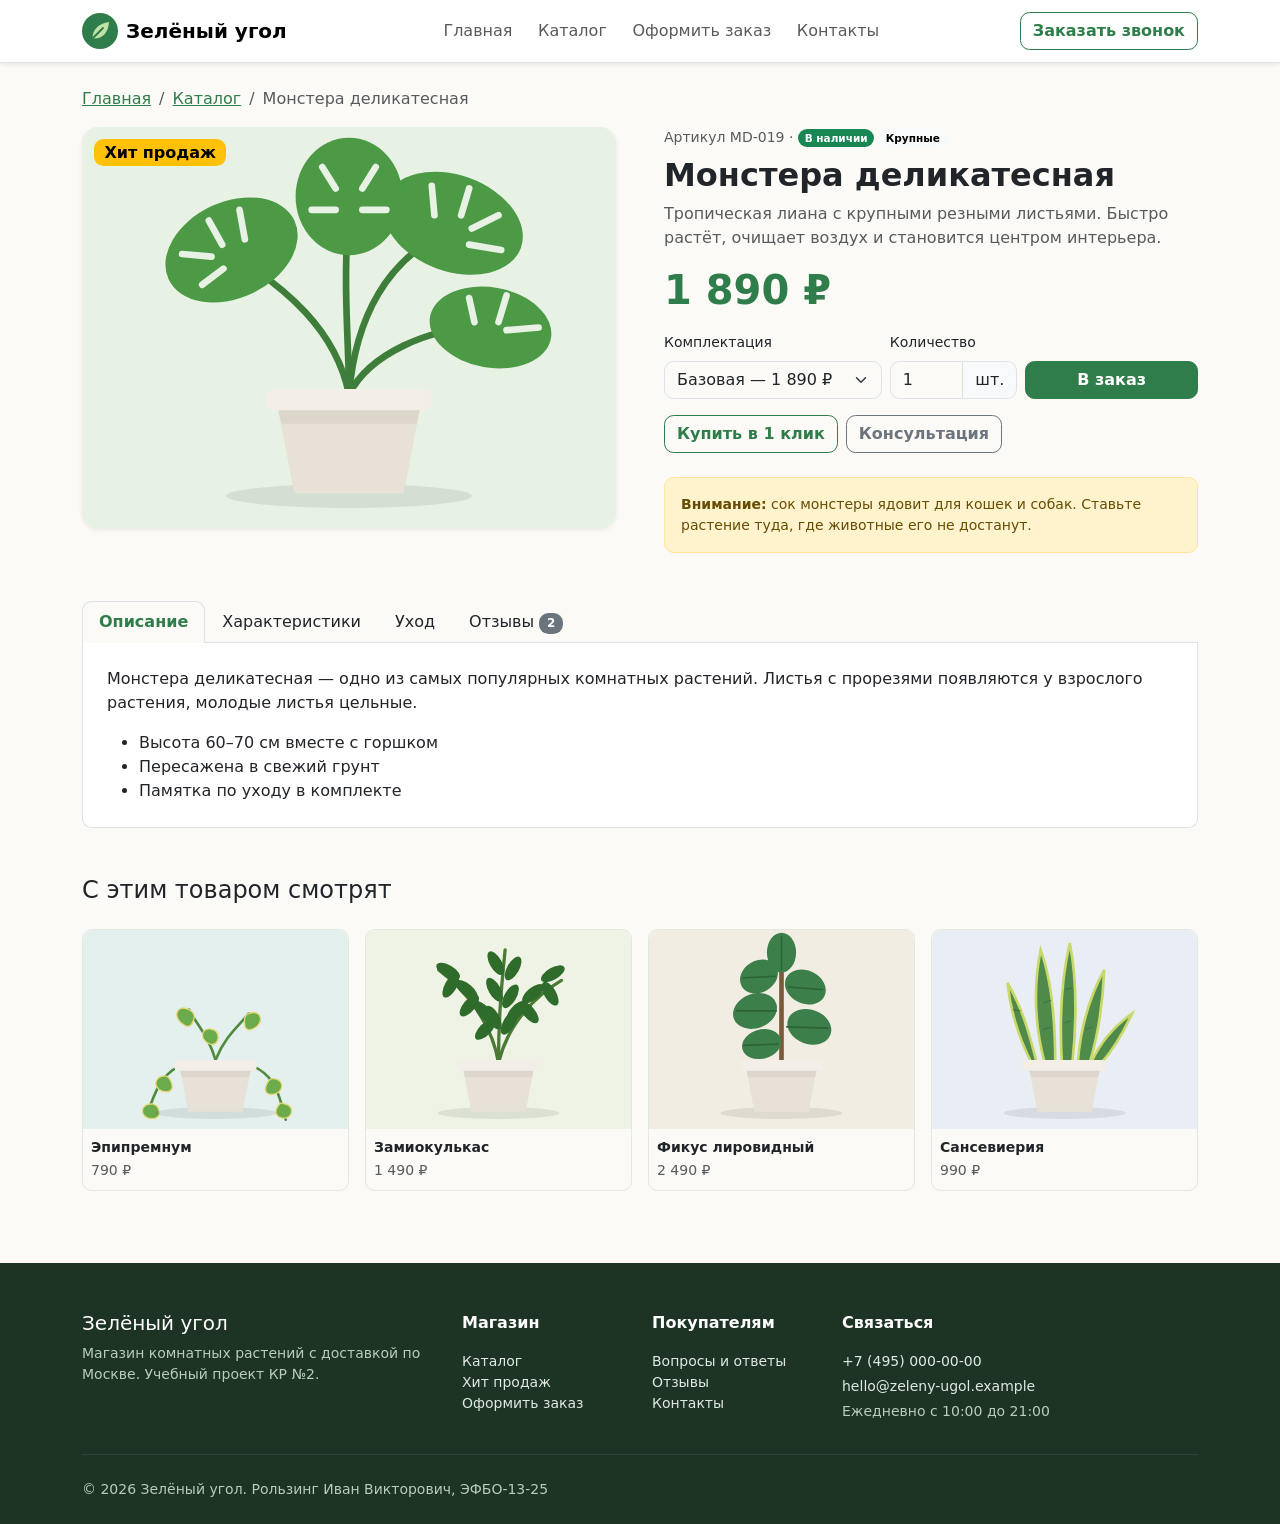
<file: product.html>
<!DOCTYPE html>
<html lang="ru">
<head>
  <meta charset="UTF-8">
  <meta name="viewport" content="width=device-width, initial-scale=1">
  <title>Монстера деликатесная — Зелёный угол</title>
  <meta name="description" content="Монстера деликатесная 60–70 см: описание, характеристики, цена, уход.">
  <link rel="icon" href="images/logo.svg" type="image/svg+xml">
  <!-- Bootstrap 5.3.8 через CDN -->
  <link href="https://cdn.jsdelivr.net/npm/bootstrap@5.3.8/dist/css/bootstrap.min.css" rel="stylesheet">
  <!-- Собственные стили подключаются после Bootstrap -->
  <link rel="stylesheet" href="css/custom.css">
</head>
<body>
  <nav class="navbar navbar-expand-lg bg-white border-bottom sticky-top shadow-sm" aria-label="Основное меню">
    <div class="container">
      <a class="navbar-brand d-flex align-items-center gap-2 fw-bold" href="index.html">
        <img src="images/logo.svg" alt="" width="36" height="36">
        Зелёный угол
      </a>
      <button class="navbar-toggler" type="button" data-bs-toggle="collapse" data-bs-target="#mainNav" aria-controls="mainNav" aria-expanded="false" aria-label="Открыть меню">
        <span class="navbar-toggler-icon"></span>
      </button>
      <div class="collapse navbar-collapse" id="mainNav">
        <ul class="navbar-nav mx-auto mb-2 mb-lg-0">
          <li class="nav-item"><a class="nav-link" href="index.html">Главная</a></li>
          <li class="nav-item"><a class="nav-link" href="catalog.html">Каталог</a></li>
          <li class="nav-item"><a class="nav-link" href="order.html">Оформить заказ</a></li>
          <li class="nav-item"><a class="nav-link" href="contacts.html">Контакты</a></li>
        </ul>
        <button class="btn btn-outline-primary" type="button" data-bs-toggle="modal" data-bs-target="#callbackModal">Заказать звонок</button>
      </div>
    </div>
  </nav>

  <main id="main">
    <div class="container py-4">
      <nav aria-label="Хлебные крошки">
        <ol class="breadcrumb">
          <li class="breadcrumb-item"><a href="index.html">Главная</a></li>
          <li class="breadcrumb-item"><a href="catalog.html">Каталог</a></li>
          <li class="breadcrumb-item active" aria-current="page">Монстера деликатесная</li>
        </ol>
      </nav>

      <div class="row g-4 g-lg-5">
        <div class="col-12 col-md-6">
          <div class="product-gallery position-relative rounded-4 overflow-hidden shadow-sm">
            <span class="badge text-bg-warning product-card__badge fs-6">Хит продаж</span>
            <img src="images/monstera.svg" class="img-fluid w-100" alt="Монстера деликатесная в горшке">
          </div>
        </div>

        <div class="col-12 col-md-6">
          <p class="text-body-secondary small mb-2">Артикул MD-019 · <span class="badge text-bg-success">В наличии</span> <span class="badge text-bg-light">Крупные</span></p>
          <h1 class="h2 fw-bold">Монстера деликатесная</h1>
          <p class="text-body-secondary">Тропическая лиана с крупными резными листьями. Быстро растёт, очищает воздух и становится центром интерьера.</p>

          <p class="display-6 fw-bold text-primary mb-3">1 890 ₽</p>

          <form action="order.html" method="get" class="mb-3">
            <div class="row g-2 align-items-end">
              <div class="col-12 col-sm-5">
                <label class="form-label small" for="size">Комплектация</label>
                <select class="form-select" id="size" name="kit">
                  <option value="base" selected>Базовая — 1 890 ₽</option>
                  <option value="gift">Подарочная — 2 190 ₽</option>
                  <option value="premium">Премиум с кашпо — 3 490 ₽</option>
                </select>
              </div>
              <div class="col-6 col-sm-3">
                <label class="form-label small" for="qty">Количество</label>
                <div class="input-group">
                  <input type="number" class="form-control" id="qty" name="qty" value="1" min="1" max="7">
                  <span class="input-group-text">шт.</span>
                </div>
              </div>
              <div class="col-6 col-sm-4 d-grid">
                <button type="submit" class="btn btn-primary">В заказ</button>
              </div>
            </div>
          </form>

          <div class="d-flex flex-wrap gap-2 mb-4">
            <button type="button" class="btn btn-outline-primary" data-bs-toggle="modal" data-bs-target="#quickOrderModal">Купить в 1 клик</button>
            <button type="button" class="btn btn-outline-secondary" data-bs-toggle="modal" data-bs-target="#callbackModal">Консультация</button>
          </div>

          <div class="alert alert-warning small mb-0" role="alert">
            <strong>Внимание:</strong> сок монстеры ядовит для кошек и собак. Ставьте растение туда, где животные его не достанут.
          </div>
        </div>
      </div>

      <section class="mt-5" aria-label="Подробная информация">
        <ul class="nav nav-tabs" id="productTabs" role="tablist">
          <li class="nav-item" role="presentation">
            <button class="nav-link active" id="desc-tab" data-bs-toggle="tab" data-bs-target="#desc" type="button" role="tab" aria-controls="desc" aria-selected="true">Описание</button>
          </li>
          <li class="nav-item" role="presentation">
            <button class="nav-link" id="specs-tab" data-bs-toggle="tab" data-bs-target="#specs" type="button" role="tab" aria-controls="specs" aria-selected="false">Характеристики</button>
          </li>
          <li class="nav-item" role="presentation">
            <button class="nav-link" id="care-tab" data-bs-toggle="tab" data-bs-target="#care" type="button" role="tab" aria-controls="care" aria-selected="false">Уход</button>
          </li>
          <li class="nav-item" role="presentation">
            <button class="nav-link" id="reviews-tab" data-bs-toggle="tab" data-bs-target="#reviewsTab" type="button" role="tab" aria-controls="reviewsTab" aria-selected="false">Отзывы <span class="badge text-bg-secondary">2</span></button>
          </li>
        </ul>
        <div class="tab-content border border-top-0 rounded-bottom p-4 bg-white" id="productTabsContent">
          <div class="tab-pane fade show active" id="desc" role="tabpanel" aria-labelledby="desc-tab" tabindex="0">
            <p>Монстера деликатесная — одно из самых популярных комнатных растений. Листья с прорезями появляются у взрослого растения, молодые листья цельные.</p>
            <ul class="mb-0">
              <li>Высота 60–70 см вместе с горшком</li>
              <li>Пересажена в свежий грунт</li>
              <li>Памятка по уходу в комплекте</li>
            </ul>
          </div>
          <div class="tab-pane fade" id="specs" role="tabpanel" aria-labelledby="specs-tab" tabindex="0">
            <div class="table-responsive">
              <table class="table table-striped table-hover align-middle mb-0">
                <caption>Характеристики растения</caption>
                <tbody>
                  <tr><th scope="row" class="w-50">Высота</th><td>60–70 см</td></tr>
                  <tr><th scope="row">Диаметр горшка</th><td>19 см</td></tr>
                  <tr><th scope="row">Освещение</th><td>Яркий рассеянный свет</td></tr>
                  <tr><th scope="row">Полив</th><td>1 раз в 7–10 дней</td></tr>
                  <tr><th scope="row">Температура</th><td>+18…+27 °C</td></tr>
                  <tr><th scope="row">Токсичность</th><td><span class="badge text-bg-danger">Ядовита для животных</span></td></tr>
                </tbody>
              </table>
            </div>
          </div>
          <div class="tab-pane fade" id="care" role="tabpanel" aria-labelledby="care-tab" tabindex="0">
            <div class="row g-3">
              <div class="col-12 col-md-4"><div class="p-3 bg-brand-soft rounded-3 h-100"><strong>☀ Свет.</strong> В 1–2 м от окна, без прямого солнца.</div></div>
              <div class="col-12 col-md-4"><div class="p-3 bg-brand-soft rounded-3 h-100"><strong>💧 Полив.</strong> Когда верхние 2–3 см грунта просохли.</div></div>
              <div class="col-12 col-md-4"><div class="p-3 bg-brand-soft rounded-3 h-100"><strong>🪵 Опора.</strong> При высоте больше 80 см нужна опора.</div></div>
            </div>
          </div>
          <div class="tab-pane fade" id="reviewsTab" role="tabpanel" aria-labelledby="reviews-tab" tabindex="0">
            <div class="list-group list-group-flush">
              <div class="list-group-item px-0"><strong>Анна</strong> <span class="badge text-bg-warning">★ 5</span><p class="mb-0 small">Приехала аккуратно упакованной, уже выпустила новый лист.</p></div>
              <div class="list-group-item px-0"><strong>Олег</strong> <span class="badge text-bg-warning">★ 4</span><p class="mb-0 small">Хорошее растение, но курьер опоздал на полчаса.</p></div>
            </div>
          </div>
        </div>
      </section>

      <section class="mt-5" aria-labelledby="similarTitle">
        <h2 class="h4 mb-4" id="similarTitle">С этим товаром смотрят</h2>
        <div class="row row-cols-2 row-cols-md-4 g-3">
          <div class="col"><a href="catalog.html" class="card h-100 text-decoration-none product-card"><img src="images/pothos.svg" class="card-img-top" alt="Эпипремнум"><div class="card-body p-2"><p class="small fw-semibold mb-0">Эпипремнум</p><span class="text-body-secondary small">790 ₽</span></div></a></div>
          <div class="col"><a href="catalog.html" class="card h-100 text-decoration-none product-card"><img src="images/zamioculcas.svg" class="card-img-top" alt="Замиокулькас"><div class="card-body p-2"><p class="small fw-semibold mb-0">Замиокулькас</p><span class="text-body-secondary small">1 490 ₽</span></div></a></div>
          <div class="col"><a href="catalog.html" class="card h-100 text-decoration-none product-card"><img src="images/ficus.svg" class="card-img-top" alt="Фикус"><div class="card-body p-2"><p class="small fw-semibold mb-0">Фикус лировидный</p><span class="text-body-secondary small">2 490 ₽</span></div></a></div>
          <div class="col"><a href="catalog.html" class="card h-100 text-decoration-none product-card"><img src="images/sansevieria.svg" class="card-img-top" alt="Сансевиерия"><div class="card-body p-2"><p class="small fw-semibold mb-0">Сансевиерия</p><span class="text-body-secondary small">990 ₽</span></div></a></div>
        </div>
      </section>
    </div>

    <div class="modal fade" id="quickOrderModal" tabindex="-1" aria-labelledby="quickOrderLabel" aria-hidden="true">
      <div class="modal-dialog modal-dialog-centered">
        <div class="modal-content">
          <form action="thanks.html" method="get">
            <div class="modal-header">
              <h2 class="modal-title fs-5" id="quickOrderLabel">Купить в 1 клик</h2>
              <button type="button" class="btn-close" data-bs-dismiss="modal" aria-label="Закрыть"></button>
            </div>
            <div class="modal-body">
              <div class="d-flex align-items-center gap-3 p-2 mb-3 bg-brand-soft rounded-3">
                <img src="images/monstera.svg" alt="" width="64" class="rounded">
                <div><p class="fw-semibold mb-0">Монстера деликатесная</p><span class="text-primary fw-bold">1 890 ₽</span></div>
              </div>
              <input type="hidden" name="product" value="monstera">
              <div class="mb-3">
                <label for="qoName" class="form-label">Имя</label>
                <input type="text" class="form-control" id="qoName" name="name" required>
              </div>
              <label for="qoPhone" class="form-label">Телефон</label>
              <div class="input-group mb-3">
                <span class="input-group-text">+7</span>
                <input type="tel" class="form-control" id="qoPhone" name="phone" placeholder="900 000-00-00" required>
              </div>
              <div class="form-check">
                <input class="form-check-input" type="checkbox" id="qoAgree" name="agree" required>
                <label class="form-check-label small" for="qoAgree">Согласен на обработку персональных данных</label>
              </div>
            </div>
            <div class="modal-footer">
              <button type="button" class="btn btn-light" data-bs-dismiss="modal">Отмена</button>
              <button type="submit" class="btn btn-primary">Заказать</button>
            </div>
          </form>
        </div>
      </div>
    </div>
  </main>

  <footer class="site-footer mt-5 pt-5 pb-4">
    <div class="container">
      <div class="row g-4">
        <div class="col-12 col-md-6 col-lg-4">
          <p class="h5 text-white">Зелёный угол</p>
          <p class="small mb-0">Магазин комнатных растений с доставкой по Москве. Учебный проект КР №2.</p>
        </div>
        <div class="col-6 col-md-3 col-lg-2">
          <p class="fw-semibold text-white">Магазин</p>
          <ul class="list-unstyled small">
            <li><a href="catalog.html">Каталог</a></li>
            <li><a href="product.html">Хит продаж</a></li>
            <li><a href="order.html">Оформить заказ</a></li>
          </ul>
        </div>
        <div class="col-6 col-md-3 col-lg-2">
          <p class="fw-semibold text-white">Покупателям</p>
          <ul class="list-unstyled small">
            <li><a href="index.html#faq">Вопросы и ответы</a></li>
            <li><a href="index.html#reviews">Отзывы</a></li>
            <li><a href="contacts.html">Контакты</a></li>
          </ul>
        </div>
        <div class="col-12 col-lg-4">
          <p class="fw-semibold text-white">Связаться</p>
          <p class="small mb-1"><a href="tel:+74950000000">+7 (495) 000-00-00</a></p>
          <p class="small mb-1"><a href="mailto:hello@zeleny-ugol.example">hello@zeleny-ugol.example</a></p>
          <p class="small mb-0">Ежедневно с 10:00 до 21:00</p>
        </div>
      </div>
      <hr class="border-secondary my-4">
      <p class="small mb-0">© 2026 Зелёный угол. Рользинг Иван Викторович, ЭФБО-13-25</p>
    </div>
  </footer>

  <div class="modal fade" id="callbackModal" tabindex="-1" aria-labelledby="callbackModalLabel" aria-hidden="true">
    <div class="modal-dialog modal-dialog-centered">
      <div class="modal-content">
        <form action="thanks.html" method="get">
          <div class="modal-header">
            <h2 class="modal-title fs-5" id="callbackModalLabel">Заказать обратный звонок</h2>
            <button type="button" class="btn-close" data-bs-dismiss="modal" aria-label="Закрыть"></button>
          </div>
          <div class="modal-body">
            <p class="text-body-secondary small">Флорист перезвонит в течение 15 минут и поможет подобрать растение.</p>
            <div class="mb-3">
              <label for="cbName" class="form-label">Имя</label>
              <input type="text" class="form-control" id="cbName" name="name" autocomplete="name" required>
            </div>
            <label for="cbPhone" class="form-label">Телефон</label>
            <div class="input-group mb-3">
              <span class="input-group-text">+7</span>
              <input type="tel" class="form-control" id="cbPhone" name="phone" placeholder="900 000-00-00" autocomplete="tel-national" required>
            </div>
            <div class="form-check">
              <input class="form-check-input" type="checkbox" id="cbAgree" name="agree" required>
              <label class="form-check-label small" for="cbAgree">Согласен на обработку персональных данных</label>
            </div>
          </div>
          <div class="modal-footer">
            <button type="button" class="btn btn-light" data-bs-dismiss="modal">Отмена</button>
            <button type="submit" class="btn btn-primary">Жду звонка</button>
          </div>
        </form>
      </div>
    </div>
  </div>

  <!-- Bootstrap JS Bundle: navbar, modal, carousel, tabs, accordion, offcanvas -->
  <script src="https://cdn.jsdelivr.net/npm/bootstrap@5.3.8/dist/js/bootstrap.bundle.min.js"></script>
</body>
</html>
</file>
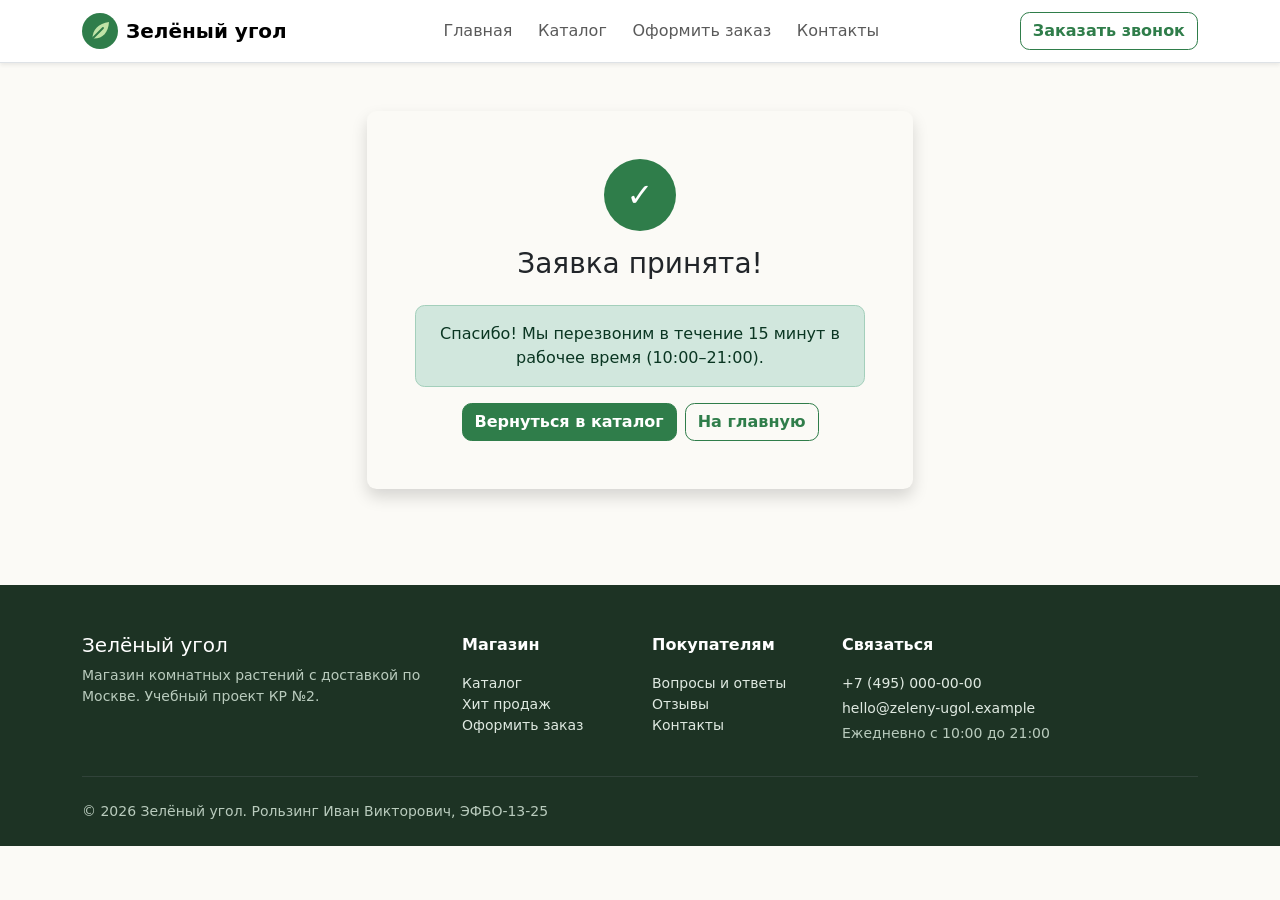
<file: thanks.html>
<!DOCTYPE html>
<html lang="ru">
<head>
  <meta charset="UTF-8">
  <meta name="viewport" content="width=device-width, initial-scale=1">
  <title>Заявка принята — Зелёный угол</title>
  <meta name="description" content="Спасибо за заявку! Мы свяжемся с вами в течение 15 минут.">
  <link rel="icon" href="images/logo.svg" type="image/svg+xml">
  <!-- Bootstrap 5.3.8 через CDN -->
  <link href="https://cdn.jsdelivr.net/npm/bootstrap@5.3.8/dist/css/bootstrap.min.css" rel="stylesheet">
  <!-- Собственные стили подключаются после Bootstrap -->
  <link rel="stylesheet" href="css/custom.css">
</head>
<body>
  <nav class="navbar navbar-expand-lg bg-white border-bottom sticky-top shadow-sm" aria-label="Основное меню">
    <div class="container">
      <a class="navbar-brand d-flex align-items-center gap-2 fw-bold" href="index.html">
        <img src="images/logo.svg" alt="" width="36" height="36">
        Зелёный угол
      </a>
      <button class="navbar-toggler" type="button" data-bs-toggle="collapse" data-bs-target="#mainNav" aria-controls="mainNav" aria-expanded="false" aria-label="Открыть меню">
        <span class="navbar-toggler-icon"></span>
      </button>
      <div class="collapse navbar-collapse" id="mainNav">
        <ul class="navbar-nav mx-auto mb-2 mb-lg-0">
          <li class="nav-item"><a class="nav-link" href="index.html">Главная</a></li>
          <li class="nav-item"><a class="nav-link" href="catalog.html">Каталог</a></li>
          <li class="nav-item"><a class="nav-link" href="order.html">Оформить заказ</a></li>
          <li class="nav-item"><a class="nav-link" href="contacts.html">Контакты</a></li>
        </ul>
        <button class="btn btn-outline-primary" type="button" data-bs-toggle="modal" data-bs-target="#callbackModal">Заказать звонок</button>
      </div>
    </div>
  </nav>

  <main id="main">
    <div class="container py-5">
      <div class="row justify-content-center">
        <div class="col-12 col-md-8 col-lg-6">
          <div class="card border-0 shadow p-4 p-md-5 text-center">
            <div class="thanks-icon mx-auto mb-3" aria-hidden="true">✓</div>
            <h1 class="h3">Заявка принята!</h1>
            <div class="alert alert-success mt-3" role="status">
              Спасибо! Мы перезвоним в течение 15 минут в рабочее время (10:00–21:00).
            </div>
            <div class="d-flex flex-wrap justify-content-center gap-2">
              <a class="btn btn-primary" href="catalog.html">Вернуться в каталог</a>
              <a class="btn btn-outline-primary" href="index.html">На главную</a>
            </div>
          </div>
        </div>
      </div>
    </div>
  </main>

  <footer class="site-footer mt-5 pt-5 pb-4">
    <div class="container">
      <div class="row g-4">
        <div class="col-12 col-md-6 col-lg-4">
          <p class="h5 text-white">Зелёный угол</p>
          <p class="small mb-0">Магазин комнатных растений с доставкой по Москве. Учебный проект КР №2.</p>
        </div>
        <div class="col-6 col-md-3 col-lg-2">
          <p class="fw-semibold text-white">Магазин</p>
          <ul class="list-unstyled small">
            <li><a href="catalog.html">Каталог</a></li>
            <li><a href="product.html">Хит продаж</a></li>
            <li><a href="order.html">Оформить заказ</a></li>
          </ul>
        </div>
        <div class="col-6 col-md-3 col-lg-2">
          <p class="fw-semibold text-white">Покупателям</p>
          <ul class="list-unstyled small">
            <li><a href="index.html#faq">Вопросы и ответы</a></li>
            <li><a href="index.html#reviews">Отзывы</a></li>
            <li><a href="contacts.html">Контакты</a></li>
          </ul>
        </div>
        <div class="col-12 col-lg-4">
          <p class="fw-semibold text-white">Связаться</p>
          <p class="small mb-1"><a href="tel:+74950000000">+7 (495) 000-00-00</a></p>
          <p class="small mb-1"><a href="mailto:hello@zeleny-ugol.example">hello@zeleny-ugol.example</a></p>
          <p class="small mb-0">Ежедневно с 10:00 до 21:00</p>
        </div>
      </div>
      <hr class="border-secondary my-4">
      <p class="small mb-0">© 2026 Зелёный угол. Рользинг Иван Викторович, ЭФБО-13-25</p>
    </div>
  </footer>

  <div class="modal fade" id="callbackModal" tabindex="-1" aria-labelledby="callbackModalLabel" aria-hidden="true">
    <div class="modal-dialog modal-dialog-centered">
      <div class="modal-content">
        <form action="thanks.html" method="get">
          <div class="modal-header">
            <h2 class="modal-title fs-5" id="callbackModalLabel">Заказать обратный звонок</h2>
            <button type="button" class="btn-close" data-bs-dismiss="modal" aria-label="Закрыть"></button>
          </div>
          <div class="modal-body">
            <p class="text-body-secondary small">Флорист перезвонит в течение 15 минут и поможет подобрать растение.</p>
            <div class="mb-3">
              <label for="cbName" class="form-label">Имя</label>
              <input type="text" class="form-control" id="cbName" name="name" autocomplete="name" required>
            </div>
            <label for="cbPhone" class="form-label">Телефон</label>
            <div class="input-group mb-3">
              <span class="input-group-text">+7</span>
              <input type="tel" class="form-control" id="cbPhone" name="phone" placeholder="900 000-00-00" autocomplete="tel-national" required>
            </div>
            <div class="form-check">
              <input class="form-check-input" type="checkbox" id="cbAgree" name="agree" required>
              <label class="form-check-label small" for="cbAgree">Согласен на обработку персональных данных</label>
            </div>
          </div>
          <div class="modal-footer">
            <button type="button" class="btn btn-light" data-bs-dismiss="modal">Отмена</button>
            <button type="submit" class="btn btn-primary">Жду звонка</button>
          </div>
        </form>
      </div>
    </div>
  </div>

  <!-- Bootstrap JS Bundle: navbar, modal, carousel, tabs, accordion, offcanvas -->
  <script src="https://cdn.jsdelivr.net/npm/bootstrap@5.3.8/dist/js/bootstrap.bundle.min.js"></script>
</body>
</html>
</file>
<file: css/custom.css>
/* =========================================================
   custom.css — фирменные стили «Зелёного угла» поверх Bootstrap 5
   КР №2. Рользинг И. В., ЭФБО-13-25
   Подключается ПОСЛЕ bootstrap.min.css
   ========================================================= */

/* ---------- 1. Фирменные переменные ---------- */
:root {
  --main-color: #2f7d4a;
  --main-color-dark: #22603a;
  --main-color-rgb: 47, 125, 74;
  --accent-color: #e3a33b;
  --soft-color: #eef4ea;
  --footer-bg: #1d3324;

  /* Переопределяем цвета Bootstrap под фирменный стиль */
  --bs-primary: var(--main-color);
  --bs-primary-rgb: var(--main-color-rgb);
  --bs-link-color: var(--main-color);
  --bs-link-color-rgb: var(--main-color-rgb);
  --bs-link-hover-color: var(--main-color-dark);
  --bs-link-hover-color-rgb: 34, 96, 58;
  --bs-body-bg: #fbfaf6;
  --bs-border-radius: 0.6rem;
}

/* ---------- 2. Кнопки ---------- */
.btn-primary {
  --bs-btn-bg: var(--main-color);
  --bs-btn-border-color: var(--main-color);
  --bs-btn-hover-bg: var(--main-color-dark);
  --bs-btn-hover-border-color: var(--main-color-dark);
  --bs-btn-active-bg: var(--main-color-dark);
  --bs-btn-active-border-color: var(--main-color-dark);
  --bs-btn-disabled-bg: var(--main-color);
  --bs-btn-disabled-border-color: var(--main-color);
  --bs-btn-focus-shadow-rgb: var(--main-color-rgb);
}

.btn-outline-primary {
  --bs-btn-color: var(--main-color);
  --bs-btn-border-color: var(--main-color);
  --bs-btn-hover-bg: var(--main-color);
  --bs-btn-hover-border-color: var(--main-color);
  --bs-btn-active-bg: var(--main-color-dark);
  --bs-btn-active-border-color: var(--main-color-dark);
  --bs-btn-focus-shadow-rgb: var(--main-color-rgb);
}

.btn {
  font-weight: 600;
}

/* Видимый фокус для клавиатуры */
.btn:focus-visible,
a:focus-visible {
  outline: 3px solid var(--accent-color);
  outline-offset: 2px;
}

/* ---------- 3. Навигация и компоненты ---------- */
.navbar .nav-link {
  font-weight: 500;
  border-radius: 0.5rem;
  padding-inline: 0.8rem !important;
}

.navbar .nav-link:hover {
  background-color: var(--soft-color);
}

.navbar .nav-link.active {
  color: var(--main-color);
  background-color: #d8ebd9;
}

.pagination {
  --bs-pagination-active-bg: var(--main-color);
  --bs-pagination-active-border-color: var(--main-color);
  --bs-pagination-color: var(--main-color);
  --bs-pagination-hover-color: var(--main-color-dark);
  --bs-pagination-focus-box-shadow: 0 0 0 0.25rem rgba(var(--main-color-rgb), 0.25);
}

.accordion {
  --bs-accordion-active-color: var(--main-color-dark);
  --bs-accordion-active-bg: var(--soft-color);
  --bs-accordion-btn-focus-box-shadow: 0 0 0 0.25rem rgba(var(--main-color-rgb), 0.25);
}

.nav-tabs .nav-link {
  color: var(--bs-body-color);
}

.nav-tabs .nav-link.active {
  color: var(--main-color);
  font-weight: 600;
}

.form-control:focus,
.form-select:focus,
.form-check-input:focus {
  border-color: var(--main-color);
  box-shadow: 0 0 0 0.25rem rgba(var(--main-color-rgb), 0.2);
}

.form-check-input:checked {
  background-color: var(--main-color);
  border-color: var(--main-color);
}

/* Подсветка ошибки после того, как пользователь заполнил поле */
.form-control:user-invalid,
.form-select:user-invalid {
  border-color: var(--bs-danger);
}

/* ---------- 4. Вспомогательный фон ---------- */
.bg-brand-soft {
  background-color: var(--soft-color) !important;
}

/* ---------- 5. Hero-блок ---------- */
.hero {
  background: linear-gradient(135deg, var(--soft-color) 0%, #fbfaf6 70%);
}

.hero__carousel .carousel-item img {
  aspect-ratio: 4 / 3;
  object-fit: cover;
}

.hero__carousel .carousel-caption {
  left: 0;
  right: 0;
  bottom: 0;
  padding: 1rem 1.5rem 2.5rem;
  background: linear-gradient(transparent, rgba(29, 51, 36, 0.75));
}

/* ---------- 6. Преимущества ---------- */
.feature {
  transition: transform 0.2s ease, box-shadow 0.2s ease;
}

.feature:hover {
  transform: translateY(-3px);
  box-shadow: 0 0.5rem 1.5rem rgba(0, 0, 0, 0.08);
}

.feature__icon {
  display: inline-flex;
  align-items: center;
  justify-content: center;
  width: 3rem;
  height: 3rem;
  font-size: 1.4rem;
  background-color: #d8ebd9;
  border-radius: 50%;
}

/* ---------- 7. Карточки товаров (модификация card) ---------- */
.product-card {
  position: relative;
  overflow: hidden;
  border-color: #e3e9df;
  transition: transform 0.2s ease, box-shadow 0.2s ease;
}

.product-card:hover,
.product-card:focus-within {
  transform: translateY(-4px);
  box-shadow: 0 0.75rem 1.5rem rgba(0, 0, 0, 0.1);
}

.product-card .card-img-top {
  aspect-ratio: 4 / 3;
  object-fit: cover;
}

.product-card__badge {
  position: absolute;
  top: 0.75rem;
  left: 0.75rem;
  z-index: 2;
}

.product-card--sold-out .card-img-top {
  filter: grayscale(0.8);
  opacity: 0.7;
}

/* ---------- 8. Каталог: фильтры прилипают при прокрутке на десктопе ---------- */
@media (min-width: 992px) {
  .catalog-filters {
    position: sticky;
    top: 5.5rem;
  }
}

/* ---------- 9. Карта на странице контактов (нарисована на CSS) ---------- */
.map {
  position: relative;
  height: 240px;
  overflow: hidden;
  background-color: #e6efe2;
  background-image:
    linear-gradient(90deg, transparent 46%, #fff 46%, #fff 54%, transparent 54%),
    linear-gradient(0deg, transparent 58%, #fff 58%, #fff 64%, transparent 64%),
    linear-gradient(30deg, transparent 70%, #fff 70%, #fff 73%, transparent 73%);
}

.map__pin {
  position: absolute;
  top: 38%;
  left: 50%;
  width: 28px;
  height: 28px;
  background-color: #c8452d;
  border: 4px solid #fff;
  border-radius: 50% 50% 50% 0;
  transform: translate(-50%, -100%) rotate(-45deg);
}

.map__label {
  position: absolute;
  top: 40%;
  left: calc(50% + 20px);
}

.map__metro {
  position: absolute;
  bottom: 1rem;
  left: 1rem;
}

/* ---------- 10. Страница «Заявка принята» ---------- */
.thanks-icon {
  display: flex;
  align-items: center;
  justify-content: center;
  width: 4.5rem;
  height: 4.5rem;
  font-size: 2rem;
  color: #fff;
  background-color: var(--main-color);
  border-radius: 50%;
}

/* ---------- 11. Подвал ---------- */
.site-footer {
  color: #b9cbbd;
  background-color: var(--footer-bg);
}

.site-footer a {
  color: #dfe9e1;
  text-decoration: none;
}

.site-footer a:hover {
  color: #fff;
  text-decoration: underline;
}

/* ---------- 12. Уточнения для маленьких экранов ---------- */
@media (max-width: 575.98px) {
  .display-5 {
    font-size: 2rem;
  }

  .hero__carousel .carousel-caption h2 {
    font-size: 1rem;
  }
}
</file>
